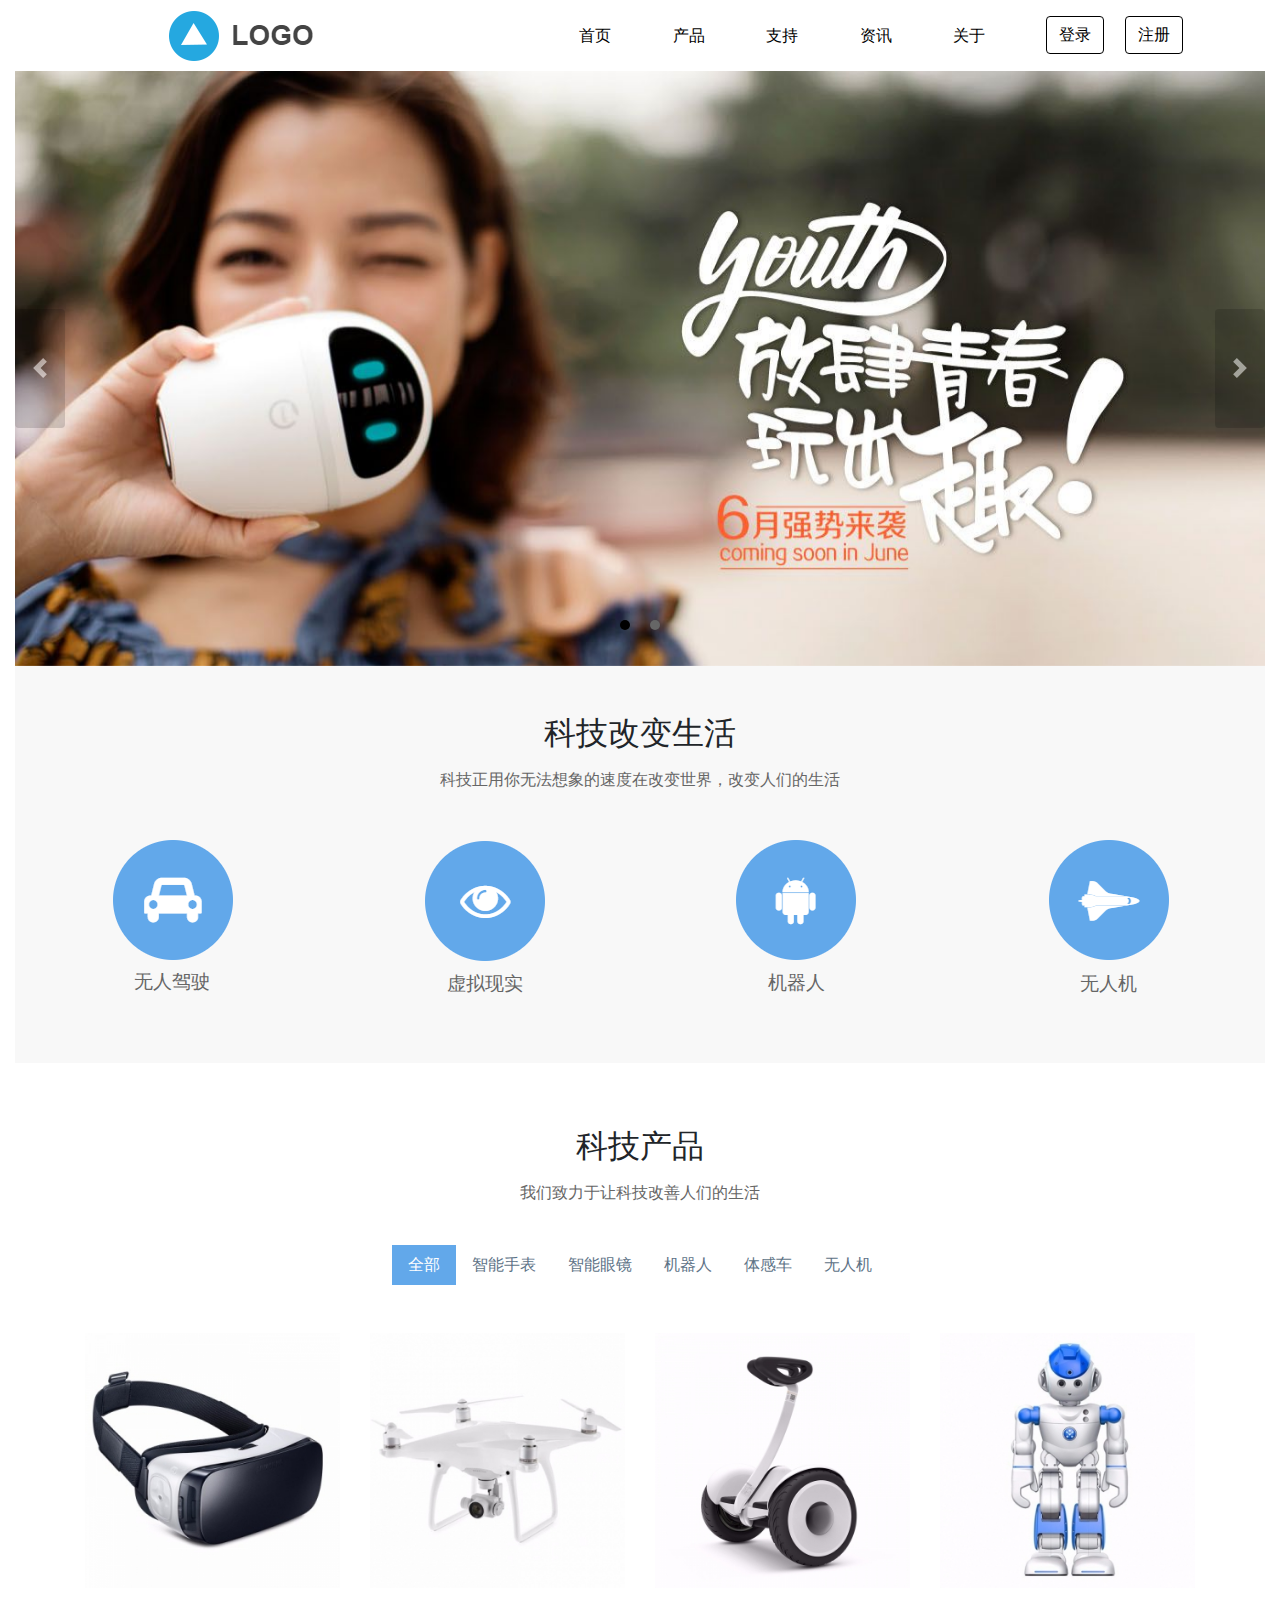
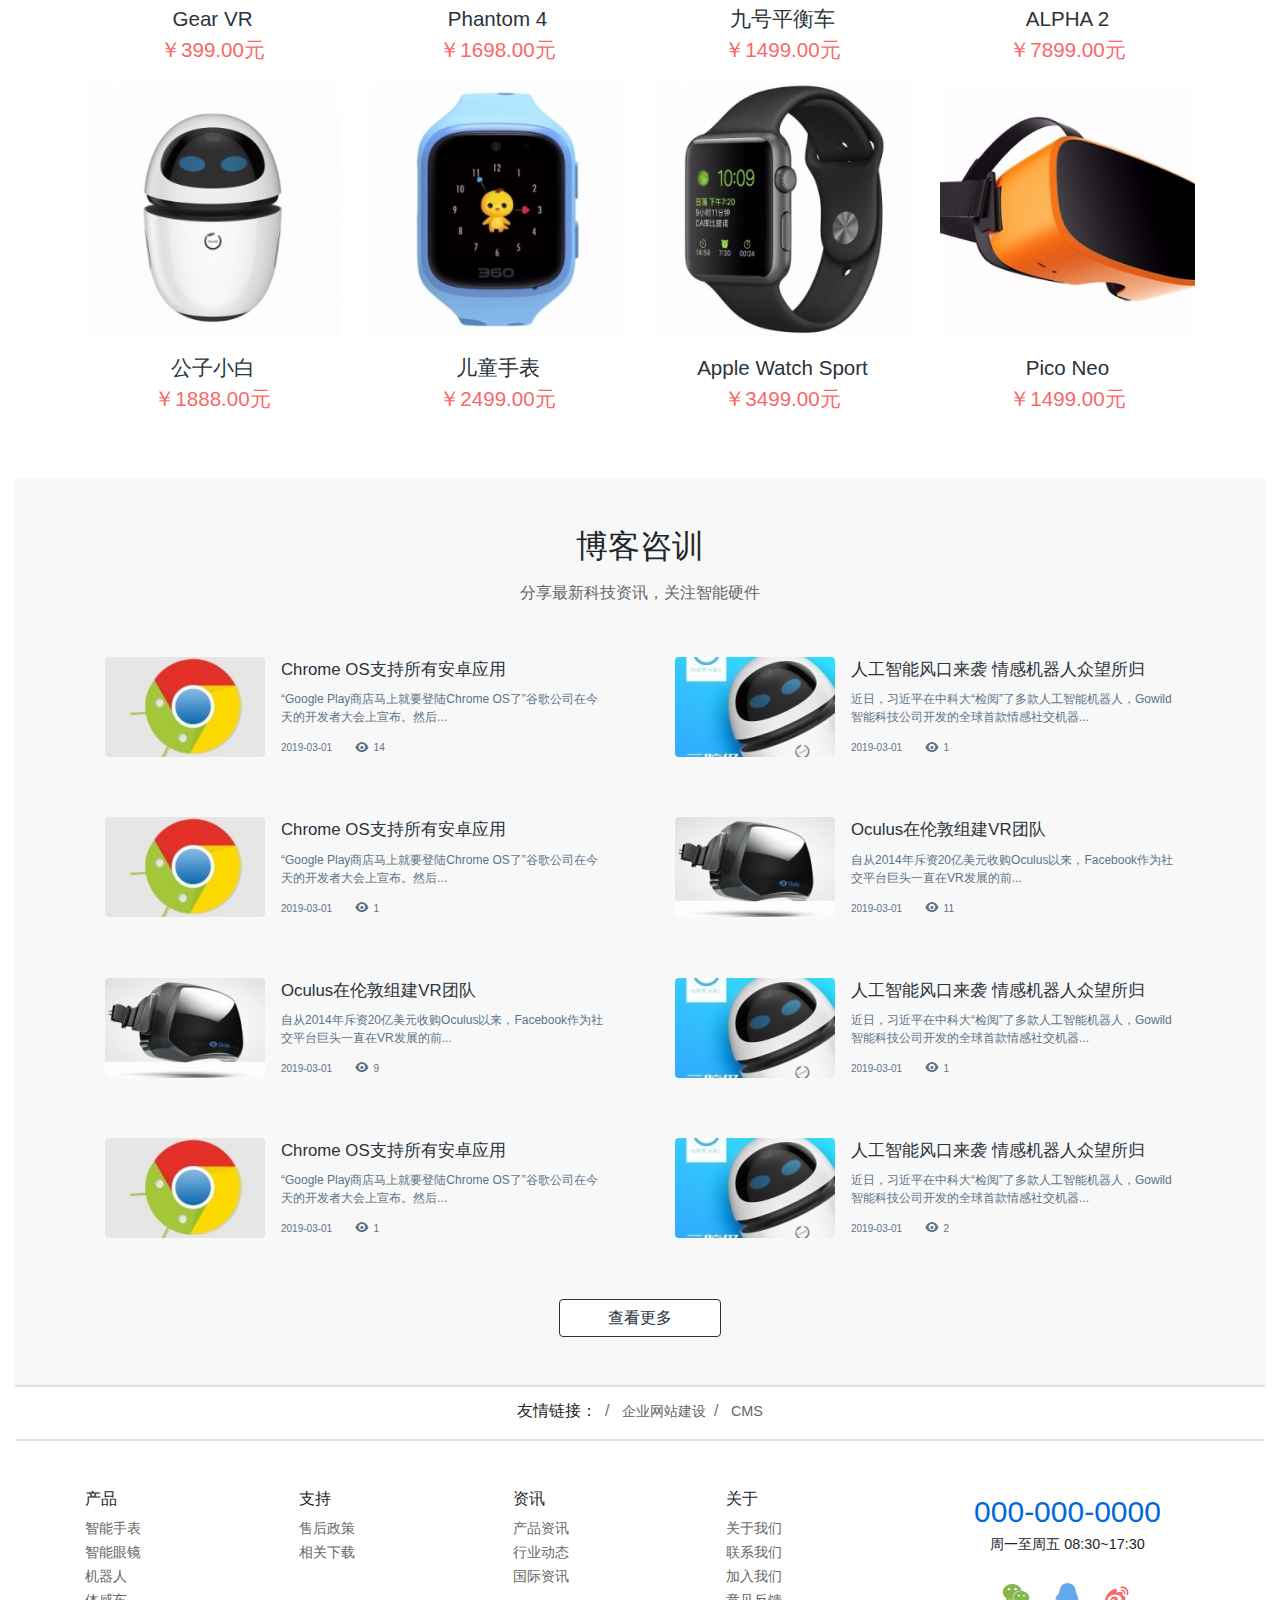
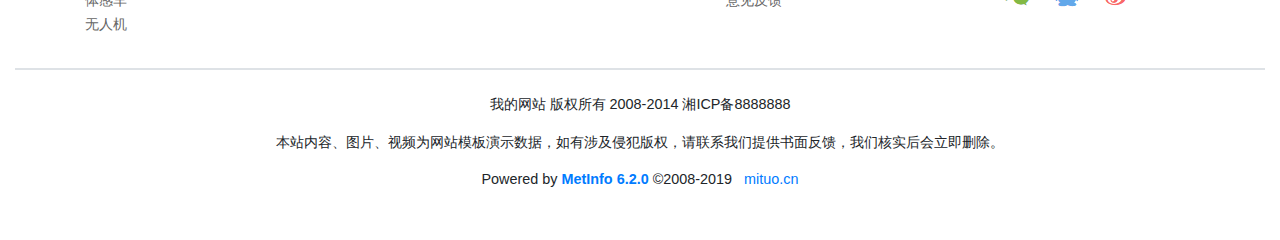
<file: pro/index.html>
<!DOCTYPE html>
<html>
<head lang="en">
    <meta charset="UTF-8">
    <meta name="viewport"
          content="width=device-width,initial-scale=1"/>
    <title></title>
    <link rel="stylesheet" href="../css/bootstrap.css">
    <script src="../js/jquery.min.js"></script>
    <script src="../js/popper.min.js"></script>
    <script src="../js/bootstrap.min.js"></script>
    <link rel="stylesheet" href="css/index.css"/>
    <link rel="stylesheet" href="css/comm.css"/>
</head>
<body>
<header>
    <iframe src="header.html" frameborder="0" scrolling="no" class="my_header"></iframe>
</header>
<div class="container-fluid">
    <div id="demo" class="carousel" data-ride="carousel">
        <div class="carousel-inner">
            <div class="carousel-item active">
                <img class="w-100" src="../picture/1515836717.jpg" alt=""/>
            </div>
            <div class="carousel-item logo-carousel">
                <img class="w-100" src="../picture/1515836974.jpg" alt=""/>
                <h4 class="logo-carousel-h" style="color:#fff;">Know You More</h4>
                <p class="logo-carousel-p" style="color:#fff;">懂你，总会多一点</p>
            </div>
        </div>
        <ul class="carousel-indicators">
            <li data-slide-to="0" data-target="#demo" class="active"></li>
            <li data-slide-to="1" data-target="#demo"></li>
        </ul>
        <a href="#demo" class="carousel-control-next" data-slide="next">
            <span class="carousel-control-next-icon"></span>
        </a>
        <a href="#demo"  data-slide="prev"
           class="carousel-control-prev">
            <span class="carousel-control-prev-icon"></span>
        </a>
    </div>
    <div class="my_bg_color">
        <h2 class="my_text_center pt-5">科技改变生活</h2>
        <p class="my_text_center_cl pt-2 pb-4">科技正用你无法想象的速度在改变世界，改变人们的生活</p>
        <ul class="list-unstyled d-flex justify-content-around pb-5">
            <li>
                <img src="../picture/002.png"/>
                <p class="my_text text-center my_small">无人驾驶</p>
            </li>
            <li>
                <img src="../picture/004.png"/>
                <p class="my_text text-center my_small">虚拟现实</p>
            </li>
            <li>
                <img src="../picture/003.png"/>
                <p class="my_text text-center my_small">机器人</p>
            </li>
            <li>
                <img src="../picture/001.png"/>
                <p class="my_text text-center my_small">无人机</p>
            </li>
        </ul>
    </div>
    <div class="my_bg_cl">
        <h2 class="my_text_center pt-5">科技产品</h2>
        <p class="my_text_center_cl pt-2 pb-4">我们致力于让科技改善人们的生活</p>
        <div class="container">
            <ul class="nav nav-pills justify-content-center pb-5">
                <li class="nav-item">
                    <a data-toggle="pill" class="nav-link active" href="#tab1">全部</a>
                </li>
                <li class="nav-item">
                    <a data-toggle="pill" class="nav-link" href="#tab2">智能手表</a>
                </li>
                <li class="nav-item">
                    <a data-toggle="pill" class="nav-link" href="#tab3">智能眼镜</a>
                </li>
                <li class="nav-item">
                    <a data-toggle="pill" class="nav-link" href="#tab4">机器人</a>
                </li>
                <li class="nav-item">
                    <a data-toggle="pill" class="nav-link" href="#tab5">体感车</a>
                </li>
                <li class="nav-item">
                    <a data-toggle="pill" class="nav-link" href="#tab6">无人机</a>
                </li>
            </ul>
            <div class="tab-content pb-5">
                <div id="tab1" class="tab-pane active">
                    <div class="row">
                        <div class="card col-lg-3 col-md-6 col-sm-12 border-0">
                            <a href="showproduct.html">
                                <img class="w-100" src="../picture/111.jpg" title="Gear VR" alt=""/>
                            </a>
                            <a href="showproduct.html" class="style_size pt-3">Gear VR</a>
                            <p class="style_int">￥399.00元</p>
                        </div>
                        <div class="card col-lg-3 col-md-6 col-sm-12 border-0">
                            <a href="showproduct.html">
                                <img class="w-100" src="../picture/112.jpg" title="Phantom 4" alt=""/>
                            </a>
                            <a href="showproduct.html" class="style_size pt-3">Phantom 4</a>
                            <p class="style_int">￥1698.00元</p>
                        </div>
                        <div class="card col-lg-3 col-md-6 col-sm-12 border-0">
                            <a href="showproduct.html">
                                <img class="w-100" src="../picture/113.jpg" title="九号平衡车" alt=""/>
                            </a>
                            <a href="showproduct.html" class="style_size pt-3">九号平衡车</a>
                            <p class="style_int">￥1499.00元</p>
                        </div>
                        <div class="card col-lg-3 col-md-6 col-sm-12 border-0">
                            <a href="showproduct.html">
                                <img class="w-100" src="../picture/114.jpg" title="ALPHA 2" alt=""/>
                            </a>
                            <a href="showproduct.html" class="style_size pt-3">ALPHA 2</a>
                            <p class="style_int">￥7899.00元</p>
                        </div>
                    </div>
                    <div class="row">
                        <div class="card col-lg-3 col-md-6 col-sm-12 border-0">
                            <a href="showproduct.html">
                                <img class="w-100" src="../picture/115.jpg" title="公子小白" alt=""/>
                            </a>
                            <a href="showproduct.html" class="style_size pt-3">公子小白</a>
                            <p class="style_int">￥1888.00元</p>
                        </div>
                        <div class="card col-lg-3 col-md-6 col-sm-12 border-0">
                            <a href="showproduct.html">
                                <img class="w-100" src="../picture/116.jpg" title="儿童手表" alt=""/>
                            </a>
                            <a href="showproduct.html" class="style_size pt-3">儿童手表</a>
                            <p class="style_int">￥2499.00元</p>
                        </div>
                        <div class="card col-lg-3 col-md-6 col-sm-12 border-0">
                            <a href="showproduct.html">
                                <img class="w-100" src="../picture/117.jpg" title="Apple WAtch Sport" alt=""/>
                            </a>
                            <a href="showproduct.html" class="style_size pt-3">Apple Watch Sport</a>
                            <p class="style_int">￥3499.00元</p>
                        </div>
                        <div class="card col-lg-3 col-md-6 col-sm-12 border-0">
                            <a href="showproduct.html">
                                <img class="w-100" src="../picture/118.jpg" title="PIco Neo" alt=""/>
                            </a>
                            <a href="showproduct.html" class="style_size pt-3">Pico Neo</a>
                            <p class="style_int">￥1499.00元</p>
                        </div>
                    </div>
                </div>
                <div id="tab2" class="tab-pane">
                    <div class="row">
                        <div class="card col-lg-3 col-md-6 col-sm-12 border-0">
                            <a href="showproduct.html">
                                <img class="w-100" src="../picture/116.jpg" title="儿童手表" alt=""/>
                            </a>
                            <a href="showproduct.html" class="style_size pt-3">儿童手表</a>
                            <p class="style_int">￥2499.00元</p>
                        </div>
                        <div class="card col-lg-3 col-md-6 col-sm-12 border-0">
                            <a href="showproduct.html">
                                <img class="w-100" src="../picture/117.jpg" title="Apple Watch Sport" alt=""/>
                            </a>
                            <a href="showproduct.html" class="style_size pt-3">Apple Watch Sport</a>
                            <p class="style_int">￥3499.00元</p>
                        </div>
                        <div class="card col-lg-3 col-md-6 col-sm-12 border-0">
                            <a href="showproduct.html">
                                <img class="w-100" src="../picture/111.jpg" title="Gear VR" alt=""/>
                            </a>
                            <a href="showproduct.html" class="style_size pt-3">Gear VR</a>
                            <p class="style_int">￥399.00元</p>
                        </div>
                        <div class="card col-lg-3 col-md-6 col-sm-12 border-0">
                            <a href="showproduct.html">
                                <img class="w-100" src="../picture/113.jpg" title="九号平衡车" alt=""/>
                            </a>
                            <a href="showproduct.html" class="style_size pt-3">九号平衡车</a>
                            <p class="style_int">￥1499.00元</p>
                        </div>
                    </div>
                    <div class="row justify-content-center">
                        <div class="card col-lg-3 col-md-6 col-sm-12 border-0">
                            <a href="showproduct.html">
                                <img class="w-100" src="../picture/112.jpg" title="Phantom 4" alt=""/>
                            </a>
                            <a href="showproduct.html" class="style_size pt-3">Phantom 4</a>
                            <p class="style_int">￥1698.00元</p>
                        </div>
                        <div class="card col-lg-3 col-md-6 col-sm-12 border-0">
                            <a href="showproduct.html">
                                <img class="w-100" src="../picture/118.jpg" title="Pico Neo" alt=""/>
                            </a>
                            <a href="showproduct.html" class="style_size pt-3">Pico Neo</a>
                            <p class="style_int">￥1499.00元</p>
                        </div>
                    </div>
                </div>
                <div id="tab3" class="tab-pane">
                    <div class="row">
                        <div class="card col-lg-3 col-md-6 col-sm-12 border-0">
                            <a href="showproduct.html">
                                <img class="w-100" src="../picture/116.jpg" title="儿童手表" alt=""/>
                            </a>
                            <a href="showproduct.html" class="style_size pt-3">儿童手表</a>
                            <p class="style_int">￥2499.00元</p>
                        </div>
                        <div class="card col-lg-3 col-md-6 col-sm-12 border-0">
                            <a href="showproduct.html">
                                <img class="w-100" src="../picture/117.jpg" title="Apple Watch Sport" alt=""/>
                            </a>
                            <a href="showproduct.html" class="style_size pt-3">Apple Watch Sport</a>
                            <p class="style_int">￥3499.00元</p>
                        </div>
                        <div class="card col-lg-3 col-md-6 col-sm-12 border-0">
                            <a href="showproduct.html">
                                <img class="w-100" src="../picture/118.jpg" title="Pico Neo" alt=""/>
                            </a>
                            <a href="showproduct.html" class="style_size pt-3">Pico Neo</a>
                            <p class="style_int">￥1499.00元</p>
                        </div>
                        <div class="card col-lg-3 col-md-6 col-sm-12 border-0">
                            <a href="showproduct.html">
                                <img class="w-100" src="../picture/111.jpg" title="Gear VR" alt=""/>
                            </a>
                            <a href="showproduct.html" class="style_size pt-3">Gear VR</a>
                            <p class="style_int">￥399.00元</p>
                        </div>
                    </div>
                </div>
                <div id="tab4" class="tab-pane">
                    <div class="row">
                        <div class="card col-lg-3 col-md-6 col-sm-12 border-0">
                        <a href="showproduct.html">
                            <img class="w-100" src="../picture/114.jpg" title="ALPHA 2" alt=""/>
                        </a>
                        <a href="showproduct.html" class="style_size pt-3">ALPHA 2</a>
                        <p class="style_int">￥7899.00元</p>
                    </div>
                        <div class="card col-lg-3 col-md-6 col-sm-12 border-0">
                            <a href="showproduct.html">
                                <img class="w-100" src="../picture/115.jpg" title="公子小白" alt=""/>
                            </a>
                            <a href="showproduct.html" class="style_size pt-3">公子小白</a>
                            <p class="style_int">￥1888.00元</p>
                        </div>
                        <div class="card col-lg-3 col-md-6 col-sm-12 border-0">
                            <a href="showproduct.html">
                                <img class="w-100" src="../picture/113.jpg" title="九号平衡车" alt=""/>
                            </a>
                            <a href="showproduct.html" class="style_size pt-3">九号平衡车</a>
                            <p class="style_int">￥1499.00元</p>
                        </div>
                        <div class="card col-lg-3 col-md-6 col-sm-12 border-0">
                            <a href="showproduct.html">
                                <img class="w-100" src="../picture/112.jpg" title="Phantom 4" alt=""/>
                            </a>
                            <a href="showproduct.html" class="style_size pt-3">Phantom 4</a>
                            <p class="style_int">￥1698.00元</p>
                        </div>
                    </div>
                    <div class="row justify-content-center">
                        <div class="card col-lg-3 col-md-6 col-sm-12 border-0">
                            <a href="showproduct.html">
                                <img class="w-100" src="../picture/115.jpg" title="公子小白" alt=""/>
                            </a>
                            <a href="showproduct.html" class="style_size pt-3">公子小白</a>
                            <p class="style_int">￥1888.00元</p>
                        </div>
                    </div>
                </div>
                <div id="tab5" class="tab-pane">
                    <div class="row justify-content-center">
                        <div class="card col-lg-3 col-md-6 col-sm-12 border-0">
                            <a href="showproduct.html">
                                <img class="w-100" src="../picture/113.jpg" title="九号平衡车" alt=""/>
                            </a>
                            <a href="showproduct.html" class="style_size pt-3">九号平衡车</a>
                            <p class="style_int">￥1499.00元</p>
                        </div>
                        <div class="card col-lg-3 col-md-6 col-sm-12 border-0">
                            <a href="showproduct.html">
                                <img class="w-100" src="../picture/112.jpg" title="Phantom 4" alt=""/>
                            </a>
                            <a href="showproduct.html" class="style_size pt-3">Phantom 4</a>
                            <p class="style_int">￥1698.00元</p>
                        </div>
                    </div>
                </div>
                <div id="tab6" class="tab-pane">
                    <div class="row justify-content-center">
                        <div class="card col-lg-3 col-md-6 col-sm-12 border-0">
                            <a href="showproduct.html">
                                <img class="w-100" src="../picture/111.jpg" title="Gear VR" alt=""/>
                            </a>
                            <a href="showproduct.html" class="style_size pt-3">Gear VR</a>
                            <p class="style_int">￥399.00元</p>
                        </div>
                        <div class="card col-lg-3 col-md-6 col-sm-12 border-0">
                            <a href="showproduct.html">
                                <img class="w-100" src="../picture/112.jpg" title="Phantom 4" alt=""/>
                            </a>
                            <a href="showproduct.html" class="style_size pt-3">Phantom 4</a>
                            <p class="style_int">￥1698.00元</p>
                        </div>
                    </div>
                </div>
            </div>
        </div>
    </div>
    <div class="my_bg_color">
        <h2 class="my_text_center pt-5">博客咨训</h2>
        <p class="my_text_center_cl pt-2 pb-4 mb-0">分享最新科技资讯，关注智能硬件</p>
        <div class="container">
            <div class="row">
                <div class="col-md-6 col-sm-12 pt-3 pb-5">
                    <ul class="list-group">
                        <li class="list-group-item">
                            <div class="media">
                                <a href="information.html">
                                    <img class="mr-3 rounded" src="../picture/301.jpg"/>
                                </a>
                                <div class="media-body">
                                    <a href="information.html" class="my_font">Chrome OS支持所有安卓应用</a>
                                    <p class="my_size pt-2 mb-2">“Google Play商店马上就要登陆Chrome OS了”谷歌公司在今天的开发者大会上宣布。然后...</p>
                                    <span class="my_fontsize">2019-03-01</span>
                                    <span class="my_fontsize">
                                        <img class="pb-1 pl-3 pr-1" src="../picture/000.png" alt=""/>14
                                    </span>
                                </div>
                            </div>
                        </li>
                        <li class="list-group-item pt-5">
                            <div class="media">
                                <a href="information.html">
                                    <img class="mr-3 rounded" src="../picture/301.jpg"/>
                                </a>
                                <div class="media-body">
                                    <a href="information.html" class="my_font">Chrome OS支持所有安卓应用</a>
                                    <p class="my_size pt-2 mb-2">“Google Play商店马上就要登陆Chrome OS了”谷歌公司在今天的开发者大会上宣布。然后...</p>
                                    <span class="my_fontsize">2019-03-01</span>
                                    <span class="my_fontsize">
                                        <img class="pb-1 pl-3 pr-1" src="../picture/000.png" alt=""/>1
                                    </span>
                                </div>
                            </div>
                        </li>
                        <li class="list-group-item pt-5">
                            <div class="media">
                                <a href="information.html">
                                    <img class="mr-3 rounded" src="../picture/303.jpg"/>
                                </a>
                                <div class="media-body">
                                    <a href="information.html" class="my_font">Oculus在伦敦组建VR团队</a>
                                    <p class="my_size pt-2 mb-2">自从2014年斥资20亿美元收购Oculus以来，Facebook作为社交平台巨头一直在VR发展的前...</p>
                                    <span class="my_fontsize">2019-03-01</span>
                                    <span class="my_fontsize">
                                        <img class="pb-1 pl-3 pr-1" src="../picture/000.png" alt=""/>9
                                    </span>
                                </div>
                            </div>
                        </li>
                        <li class="list-group-item pt-5">
                            <div class="media">
                                <a href="information.html">
                                    <img class="mr-3 rounded" src="../picture/301.jpg"/>
                                </a>
                                <div class="media-body">
                                    <a href="information.html" class="my_font">Chrome OS支持所有安卓应用</a>
                                    <p class="my_size pt-2 mb-2">“Google Play商店马上就要登陆Chrome OS了”谷歌公司在今天的开发者大会上宣布。然后...</p>
                                    <span class="my_fontsize">2019-03-01</span>
                                    <span class="my_fontsize">
                                        <img class="pb-1 pl-3 pr-1" src="../picture/000.png" alt=""/>1
                                    </span>
                                </div>

                            </div>
                        </li>
                    </ul>
                </div>
                <div class="col-md-6 col-sm-12 pt-3 pb-5">
                    <ul class="list-group">
                        <li class="list-group-item">
                            <div class="media">
                                <a href="information.html">
                                    <img class="mr-3 rounded" src="../picture/302.jpg"/>
                                </a>
                                <div class="media-body">
                                    <a href="information.html" class="my_font">
                                        人工智能风口来袭 情感机器人众望所归</a>
                                    <p class="my_size pt-2 mb-2">近日，习近平在中科大“检阅”了多款人工智能机器人，Gowild智能科技公司开发的全球首款情感社交机器...</p>
                                    <span class="my_fontsize">2019-03-01</span>
                                    <span class="my_fontsize">
                                        <img class="pb-1 pl-3 pr-1" src="../picture/000.png" alt=""/>1
                                    </span>
                                </div>
                            </div>
                        </li>
                        <li class="list-group-item pt-5">
                            <div class="media">
                                <a href="information.html">
                                    <img class="mr-3 rounded" src="../picture/303.jpg"/>
                                </a>
                                <div class="media-body">
                                    <a href="information.html" class="my_font">Oculus在伦敦组建VR团队</a>
                                    <p class="my_size pt-2 mb-2">自从2014年斥资20亿美元收购Oculus以来，Facebook作为社交平台巨头一直在VR发展的前...</p>
                                    <span class="my_fontsize">2019-03-01</span>
                                    <span class="my_fontsize">
                                        <img class="pb-1 pl-3 pr-1" src="../picture/000.png" alt=""/>11
                                    </span>
                                </div>
                            </div>
                        </li>
                        <li class="list-group-item pt-5">
                            <div class="media">
                                <a href="information.html">
                                    <img class="mr-3 rounded" src="../picture/302.jpg"/>
                                </a>
                                <div class="media-body">
                                    <a href="information.html" class="my_font">
                                        人工智能风口来袭 情感机器人众望所归</a>
                                    <p class="my_size pt-2 mb-2">近日，习近平在中科大“检阅”了多款人工智能机器人，Gowild智能科技公司开发的全球首款情感社交机器...</p>
                                    <span class="my_fontsize">2019-03-01</span>
                                    <span class="my_fontsize">
                                        <img class="pb-1 pl-3 pr-1" src="../picture/000.png" alt=""/>1
                                    </span>
                                </div>
                            </div>
                        </li>
                        <li class="list-group-item pt-5">
                            <div class="media">
                                <a href="information.html">
                                    <img class="mr-3 rounded" src="../picture/302.jpg"/>
                                </a>
                                <div class="media-body">
                                    <a href="information.html" class="my_font">
                                        人工智能风口来袭 情感机器人众望所归</a>
                                    <p class="my_size pt-2 mb-2">近日，习近平在中科大“检阅”了多款人工智能机器人，Gowild智能科技公司开发的全球首款情感社交机器...</p>
                                    <span class="my_fontsize">2019-03-01</span>
                                    <span class="my_fontsize">
                                        <img class="pb-1 pl-3 pr-1" src="../picture/000.png" alt=""/>2
                                    </span>
                                </div>
                            </div>
                        </li>
                    </ul>
                </div>
            </div>
            <div class="my_a">
                <a href="information.html" class="btn btn-primary mb-5 pl-5 pr-5">查看更多</a>
            </div>
        </div>
    </div>
</div>
<footer>
    <iframe src="footer.html" frameborder="0" scrolling="no" class="my_footer"></iframe>
</footer>
</body>
</html>
</file>
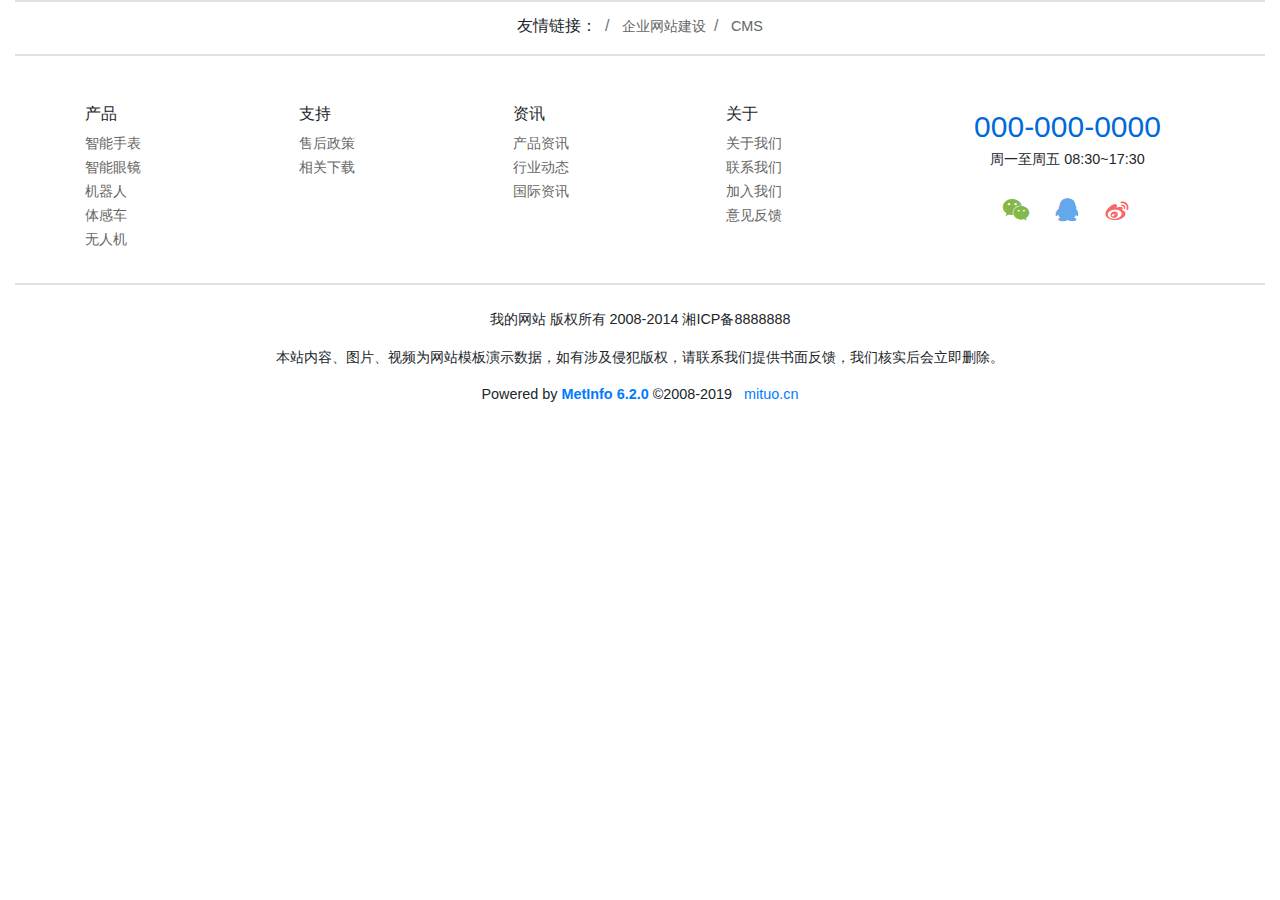
<file: pro/footer.html>
<!DOCTYPE html>
<html>
<head lang="en">
    <meta charset="UTF-8">
    <meta name="viewport"
          content="width=device-width,initial-scale=1"/>
    <title></title>
    <link rel="stylesheet" href="../css/bootstrap.css">
    <script src="../js/jquery.min.js"></script>
    <script src="../js/popper.min.js"></script>
    <script src="../js/bootstrap.min.js"></script>
    <link rel="stylesheet" href="css/footer.css"/>
    <link rel="stylesheet" href="css/comm.css"/>
</head>
<body>
    <div class="container-fluid">
        <div class="border-bottom"></div>
        <div class="row">
            <div class="my_mianbao pt-0">
                <ul class="breadcrumb pb-0">
                    <li class="breadcrumb-item">友情链接：</li>
                    <li class="breadcrumb-item">
                        <a href="index.html" class="my_text" target="_blank">企业网站建设</a>
                    </li>
                    <li class="breadcrumb-item">
                        <a href="index.html" class="my_text" target="_blank">CMS</a>
                    </li>
                </ul>
            </div>
        </div>
        <div class="border-bottom"></div>
        <div class="container pt-5 pb-3">
            <div class="row">
                <div class="col-lg-9 col-md-12">
                    <div class="row">
                        <div class="col-3">
                            <h6>产品</h6>
                            <ul class="list-unstyled">
                                <li>
                                    <a class="my_text" href="product.html" target="_blank">智能手表</a>
                                </li>
                                <li>
                                    <a class="my_text" href="product.html" target="_blank">智能眼镜</a>
                                </li>
                                <li>
                                    <a class="my_text" href="product.html" target="_blank">机器人</a>
                                </li>
                                <li>
                                    <a class="my_text" href="product.html" target="_blank">体感车</a>
                                </li>
                                <li>
                                    <a class="my_text" href="product.html" target="_blank">无人机</a>
                                </li>
                            </ul>
                        </div>
                        <div class="col-3">
                            <h6>支持</h6>
                            <ul class="list-unstyled">
                                <li>
                                    <a class="my_text" href="support.html" target="_blank">售后政策</a>
                                </li>
                                <li>
                                    <a class="my_text" href="support.html" target="_blank">相关下载</a>
                                </li>
                            </ul>
                        </div>
                        <div class="col-3">
                            <h6>资讯</h6>
                            <ul class="list-unstyled">
                                <li>
                                    <a class="my_text" href="information.html" target="_blank">产品资讯</a>
                                </li>
                                <li>
                                    <a class="my_text" href="information.html" target="_blank">行业动态</a>
                                </li>
                                <li>
                                    <a class="my_text" href="information.html" target="_blank">国际资讯</a>
                                </li>
                            </ul>
                        </div>
                        <div class="col-3">
                            <h6>关于</h6>
                            <ul class="list-unstyled">
                                <li>
                                    <a class="my_text" href="regard.html" target="_blank">关于我们</a>
                                </li>
                                <li>
                                    <a class="my_text" href="regard.html" target="_blank">联系我们</a>
                                </li>
                                <li>
                                    <a class="my_text" href="regard.html" target="_blank">加入我们</a>
                                </li>
                                <li>
                                    <a class="my_text" href="regard.html" target="_blank">意见反馈</a>
                                </li>
                            </ul>
                        </div>
                    </div>
                </div>
                <div class="col-lg-3 col-md-12 my_text_center">
                    <a href="index.html" target="_blank" class="my_font_size">000-000-0000</a>
                    <p class="my_text_p mt-0 mb-3">周一至周五 08:30~17:30</p>
                    <a href="index.html" target="_blank"><img class="p-2" src="../picture/100.png" alt=""/></a>
                    <a href="index.html" target="_blank"><img class="p-2" src="../picture/200.png" alt=""/></a>
                    <a href="index.html" target="_blank"><img class="p-2" src="../picture/300.png" alt=""/></a>
                </div>
            </div>
        </div>
        <div class="border-bottom"></div>
        <div class="container text-xs-center my_text_p pt-4">
            <p class="pb-0">我的网站 版权所有 2008-2014 湘ICP备8888888</p>
            <p class="pb-0">本站内容、图片、视频为网站模板演示数据，如有涉及侵犯版权，请联系我们提供书面反馈，我们核实后会立即删除。</p>
            <div class="powered_by_metinfo">Powered by
                <b><a href="index.html" class="my_text_a" target="_blank">MetInfo 6.2.0</a></b>
                ©2008-2019 &nbsp;
                <a href="index.html" class="my_text_a" target="_blank">mituo.cn</a>
            </div>
            <ul class="met-langlist p-0"></ul>
        </div>
    </div>
</body>
</html>
</file>
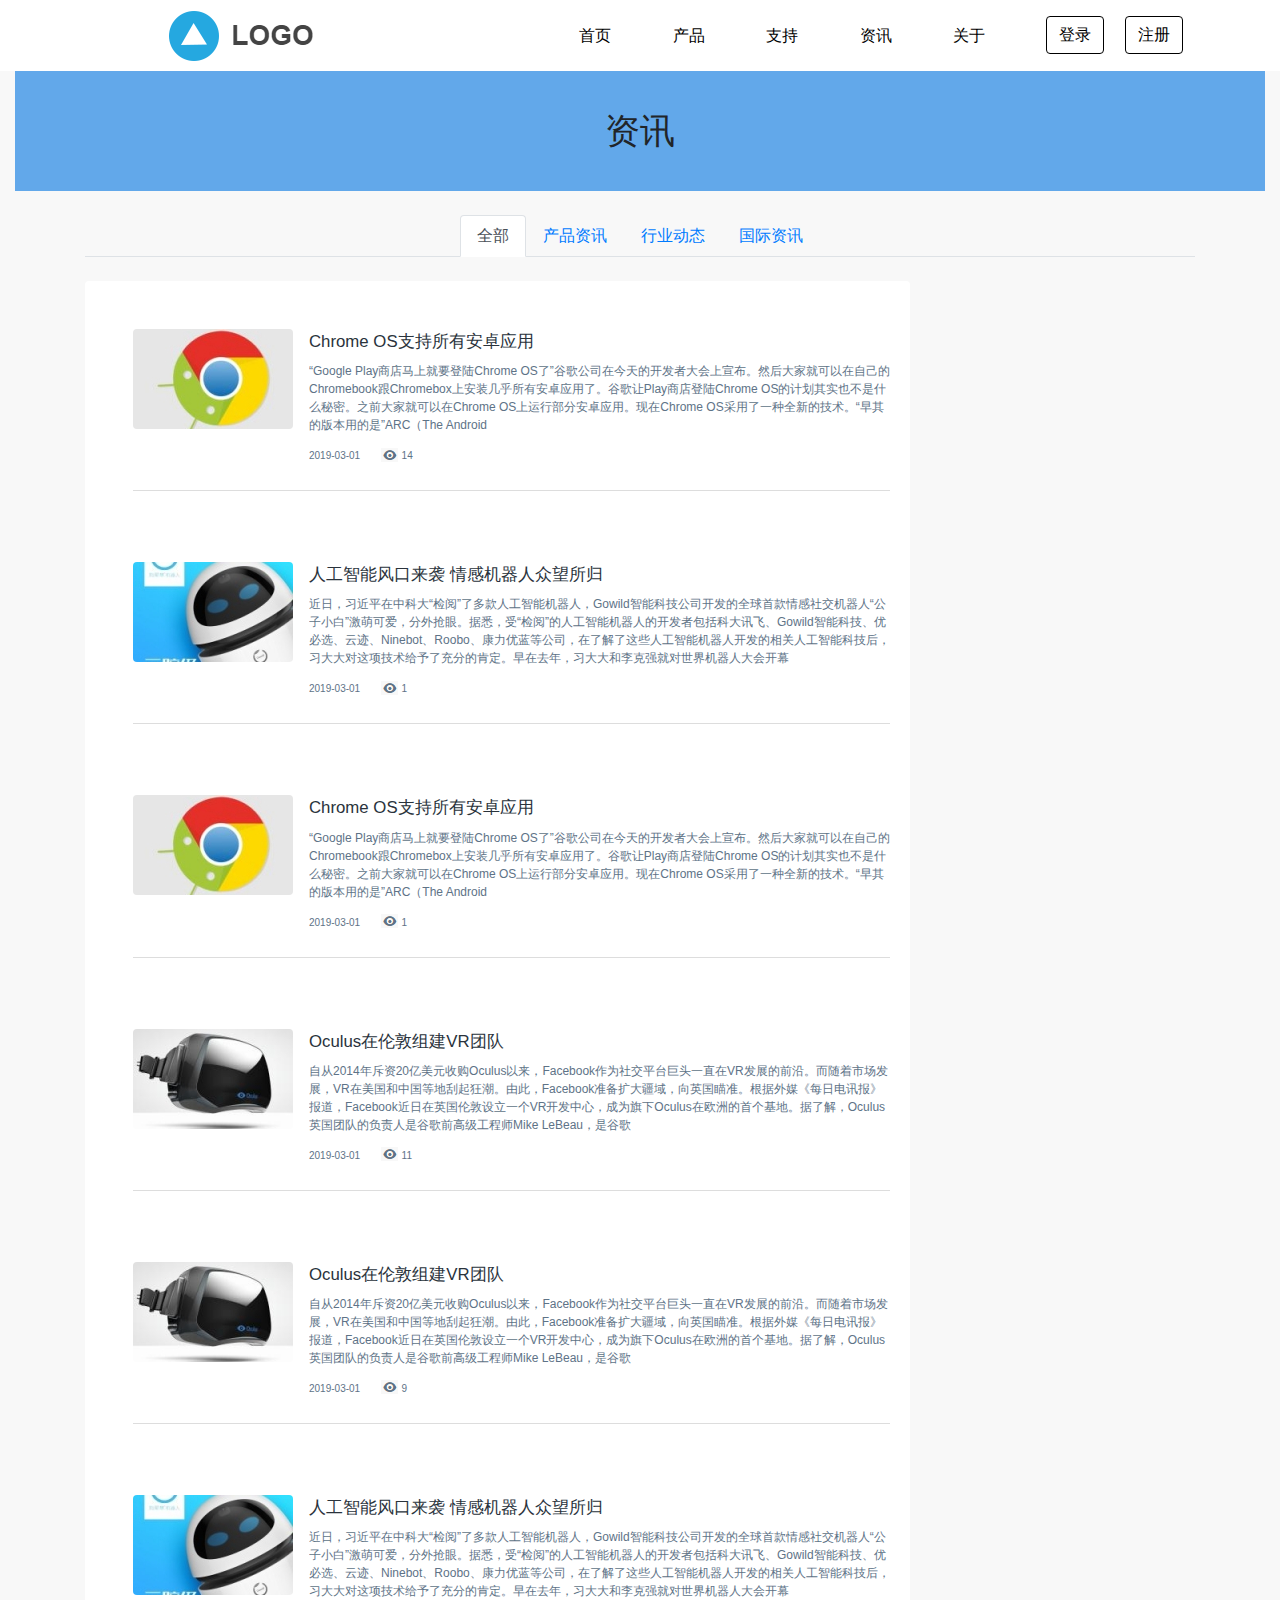
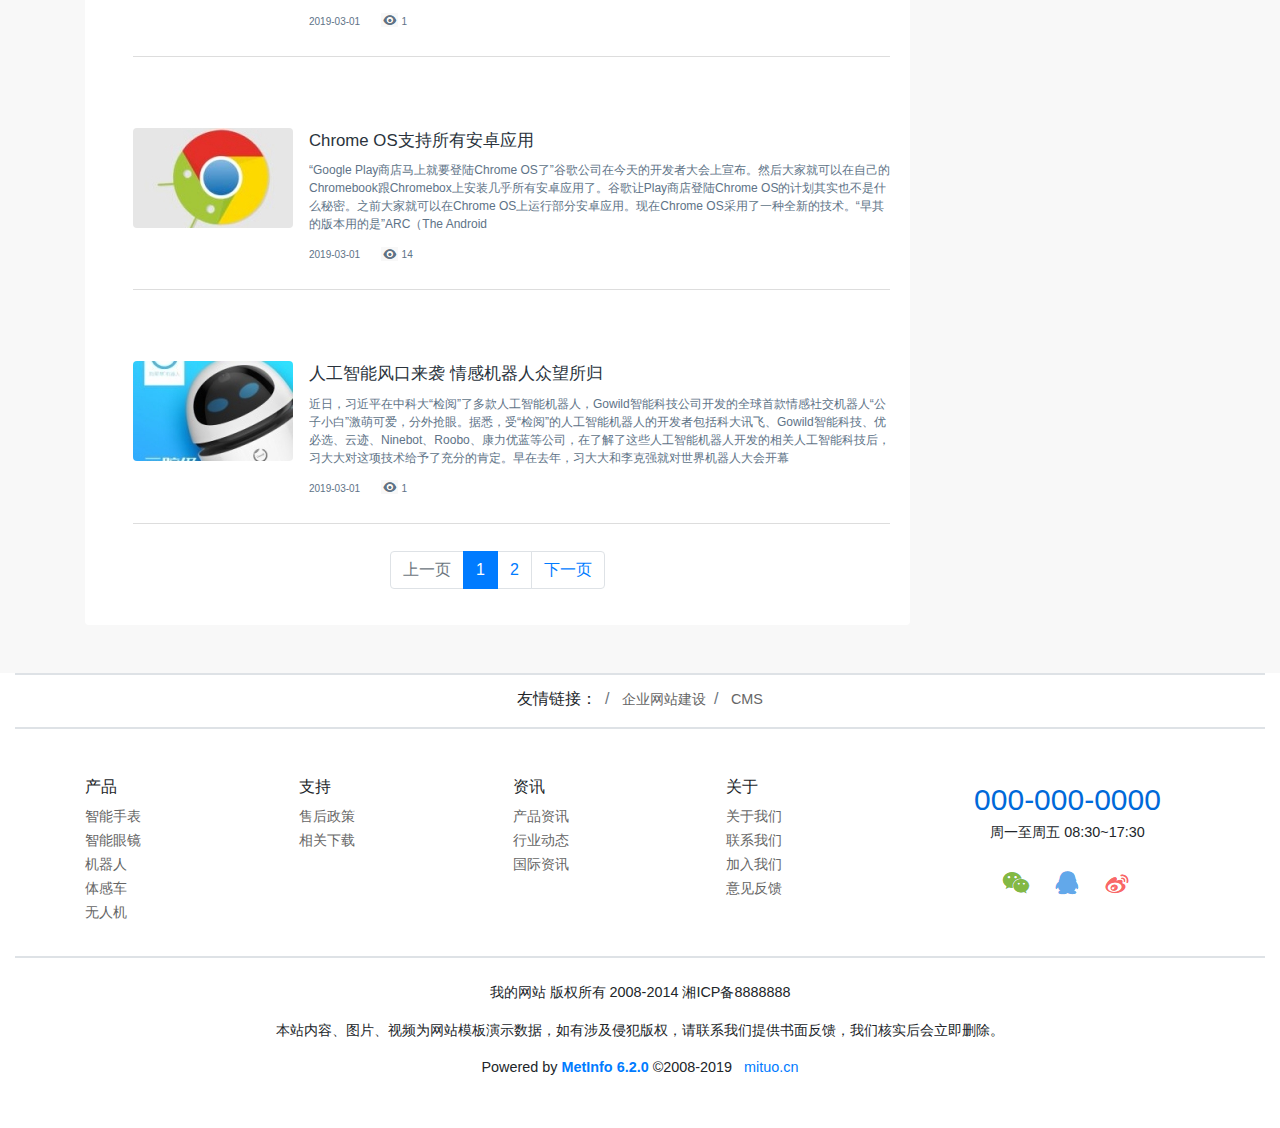
<file: pro/information.html>
<!DOCTYPE html>
<html>
<head lang="en">
    <meta charset="UTF-8">
    <meta name="viewport"
          content="width=device-width,initial-scale=1"/>
    <title></title>
    <link rel="stylesheet" href="../css/bootstrap.css">
    <script src="../js/jquery.min.js"></script>
    <script src="../js/popper.min.js"></script>
    <script src="../js/bootstrap.min.js"></script>
    <link rel="stylesheet" href="css/comm.css"/>
    <link rel="stylesheet" href="css/information.css"/>
</head>
<body>
    <header>
        <iframe src="header.html" frameborder="0" scrolling="no" class="my_header"></iframe>
    </header>
    <div class="container-fluid  my_backcolor">
        <div class="my_style">
            <h1 class="my_style_center">资讯</h1>
        </div>
        <div class="container">
            <ul class="nav nav-tabs pt-4 justify-content-center">
                <li class="nav-item">
                    <a href="#tab1" class="nav-link active" data-toggle="tab">全部</a>
                </li>
                <li class="nav-item">
                    <a href="#tab2" class="nav-link" data-toggle="tab">产品资讯</a>
                </li>
                <li class="nav-item">
                    <a href="#tab3" class="nav-link" data-toggle="tab">行业动态</a>
                </li>
                <li class="nav-item">
                    <a href="#tab4" class="nav-link" data-toggle="tab">国际资讯</a>
                </li>
            </ul>
            <div class="tab-content pt-4 pb-5">
                <div id="tab1" class="tab-pane active">
                    <div class="row">
                        <div class="col-md-9 col-sm-12">
                            <ul class="list-group">
                                <li class="list-group-item pt-5 pl-5 pb-4">
                                    <div class="media">
                                        <a href="shownews.html">
                                            <img class="mr-3 rounded" src="../picture/301.jpg"/>
                                        </a>
                                        <div class="media-body pb-4">
                                            <a href="shownews.html" class="my_font">Chrome OS支持所有安卓应用</a>
                                            <p class="my_size pt-2 mb-2">“Google Play商店马上就要登陆Chrome OS了”谷歌公司在今天的开发者大会上宣布。然后大家就可以在自己的Chromebook跟Chromebox上安装几乎所有安卓应用了。谷歌让Play商店登陆Chrome OS的计划其实也不是什么秘密。之前大家就可以在Chrome OS上运行部分安卓应用。现在Chrome OS采用了一种全新的技术。“早其的版本用的是”ARC（The Android</p>
                                            <span class="my_fontsize">2019-03-01</span>
                                            <span class="my_fontsize">
                                            <img class="pb-1 pl-3 pr-1" src="../picture/000.png" alt=""/>14
                                            </span>
                                        </div>
                                    </div>
                                </li>
                                <li class="list-group-item pt-5 pl-5 pb-4">
                                    <div class="media">
                                        <a href="shownews.html">
                                            <img class="mr-3 rounded" src="../picture/302.jpg"/>
                                        </a>
                                        <div class="media-body pb-4">
                                            <a href="shownews.html" class="my_font">人工智能风口来袭 情感机器人众望所归
                                            </a>
                                            <p class="my_size pt-2 mb-2">近日，习近平在中科大“检阅”了多款人工智能机器人，Gowild智能科技公司开发的全球首款情感社交机器人“公子小白”激萌可爱，分外抢眼。据悉，受“检阅”的人工智能机器人的开发者包括科大讯飞、Gowild智能科技、优必选、云迹、Ninebot、Roobo、康力优蓝等公司，在了解了这些人工智能机器人开发的相关人工智能科技后，习大大对这项技术给予了充分的肯定。早在去年，习大大和李克强就对世界机器人大会开幕</p>
                                            <span class="my_fontsize">2019-03-01</span>
                                            <span class="my_fontsize">
                                            <img class="pb-1 pl-3 pr-1" src="../picture/000.png" alt=""/>1
                                            </span>
                                        </div>
                                    </div>
                                </li>
                                <li class="list-group-item pt-5 pl-5 pb-4">
                                    <div class="media">
                                        <a href="shownews.html">
                                            <img class="mr-3 rounded" src="../picture/301.jpg"/>
                                        </a>
                                        <div class="media-body pb-4">
                                            <a href="shownews.html" class="my_font">Chrome OS支持所有安卓应用</a>
                                            <p class="my_size pt-2 mb-2">“Google Play商店马上就要登陆Chrome OS了”谷歌公司在今天的开发者大会上宣布。然后大家就可以在自己的Chromebook跟Chromebox上安装几乎所有安卓应用了。谷歌让Play商店登陆Chrome OS的计划其实也不是什么秘密。之前大家就可以在Chrome OS上运行部分安卓应用。现在Chrome OS采用了一种全新的技术。“早其的版本用的是”ARC（The Android</p>
                                            <span class="my_fontsize">2019-03-01</span>
                                            <span class="my_fontsize">
                                            <img class="pb-1 pl-3 pr-1" src="../picture/000.png" alt=""/>1
                                            </span>
                                        </div>
                                    </div>
                                </li>
                                <li class="list-group-item pt-5 pl-5 pb-4">
                                    <div class="media">
                                        <a href="shownews.html">
                                            <img class="mr-3 rounded" src="../picture/303.jpg"/>
                                        </a>
                                        <div class="media-body pb-4">
                                            <a href="shownews.html" class="my_font">
                                                Oculus在伦敦组建VR团队</a>
                                            <p class="my_size pt-2 mb-2">自从2014年斥资20亿美元收购Oculus以来，Facebook作为社交平台巨头一直在VR发展的前沿。而随着市场发展，VR在美国和中国等地刮起狂潮。由此，Facebook准备扩大疆域，向英国瞄准。根据外媒《每日电讯报》报道，Facebook近日在英国伦敦设立一个VR开发中心，成为旗下Oculus在欧洲的首个基地。据了解，Oculus英国团队的负责人是谷歌前高级工程师Mike LeBeau，是谷歌</p>
                                            <span class="my_fontsize">2019-03-01</span>
                                            <span class="my_fontsize">
                                            <img class="pb-1 pl-3 pr-1" src="../picture/000.png" alt=""/>11
                                            </span>
                                        </div>
                                    </div>
                                </li>
                                <li class="list-group-item pt-5 pl-5 pb-4">
                                    <div class="media">
                                        <a href="shownews.html">
                                            <img class="mr-3 rounded" src="../picture/303.jpg"/>
                                        </a>
                                        <div class="media-body pb-4">
                                            <a href="shownews.html" class="my_font">
                                                Oculus在伦敦组建VR团队</a>
                                            <p class="my_size pt-2 mb-2">自从2014年斥资20亿美元收购Oculus以来，Facebook作为社交平台巨头一直在VR发展的前沿。而随着市场发展，VR在美国和中国等地刮起狂潮。由此，Facebook准备扩大疆域，向英国瞄准。根据外媒《每日电讯报》报道，Facebook近日在英国伦敦设立一个VR开发中心，成为旗下Oculus在欧洲的首个基地。据了解，Oculus英国团队的负责人是谷歌前高级工程师Mike LeBeau，是谷歌</p>
                                            <span class="my_fontsize">2019-03-01</span>
                                            <span class="my_fontsize">
                                            <img class="pb-1 pl-3 pr-1" src="../picture/000.png" alt=""/>9
                                            </span>
                                        </div>
                                    </div>
                                </li>
                                <li class="list-group-item pt-5 pl-5 pb-4">
                                    <div class="media">
                                        <a href="shownews.html">
                                            <img class="mr-3 rounded" src="../picture/302.jpg"/>
                                        </a>
                                        <div class="media-body pb-4">
                                            <a href="shownews.html" class="my_font">人工智能风口来袭 情感机器人众望所归
                                            </a>
                                            <p class="my_size pt-2 mb-2">近日，习近平在中科大“检阅”了多款人工智能机器人，Gowild智能科技公司开发的全球首款情感社交机器人“公子小白”激萌可爱，分外抢眼。据悉，受“检阅”的人工智能机器人的开发者包括科大讯飞、Gowild智能科技、优必选、云迹、Ninebot、Roobo、康力优蓝等公司，在了解了这些人工智能机器人开发的相关人工智能科技后，习大大对这项技术给予了充分的肯定。早在去年，习大大和李克强就对世界机器人大会开幕</p>
                                            <span class="my_fontsize">2019-03-01</span>
                                            <span class="my_fontsize">
                                            <img class="pb-1 pl-3 pr-1" src="../picture/000.png" alt=""/>1
                                            </span>
                                        </div>
                                    </div>
                                </li>
                                <li class="list-group-item pt-5 pl-5 pb-4">
                                    <div class="media">
                                        <a href="shownews.html">
                                            <img class="mr-3 rounded" src="../picture/301.jpg"/>
                                        </a>
                                        <div class="media-body pb-4">
                                            <a href="shownews.html" class="my_font">Chrome OS支持所有安卓应用</a>
                                            <p class="my_size pt-2 mb-2">“Google Play商店马上就要登陆Chrome OS了”谷歌公司在今天的开发者大会上宣布。然后大家就可以在自己的Chromebook跟Chromebox上安装几乎所有安卓应用了。谷歌让Play商店登陆Chrome OS的计划其实也不是什么秘密。之前大家就可以在Chrome OS上运行部分安卓应用。现在Chrome OS采用了一种全新的技术。“早其的版本用的是”ARC（The Android</p>
                                            <span class="my_fontsize">2019-03-01</span>
                                            <span class="my_fontsize">
                                            <img class="pb-1 pl-3 pr-1" src="../picture/000.png" alt=""/>14
                                            </span>
                                        </div>
                                    </div>
                                </li>
                                <li class="list-group-item pt-5 pl-5 pb-2">
                                    <div class="media">
                                        <a href="shownews.html">
                                            <img class="mr-3 rounded" src="../picture/302.jpg"/>
                                        </a>
                                        <div class="media-body pb-4">
                                            <a href="shownews.html" class="my_font">人工智能风口来袭 情感机器人众望所归
                                            </a>
                                            <p class="my_size pt-2 mb-2">近日，习近平在中科大“检阅”了多款人工智能机器人，Gowild智能科技公司开发的全球首款情感社交机器人“公子小白”激萌可爱，分外抢眼。据悉，受“检阅”的人工智能机器人的开发者包括科大讯飞、Gowild智能科技、优必选、云迹、Ninebot、Roobo、康力优蓝等公司，在了解了这些人工智能机器人开发的相关人工智能科技后，习大大对这项技术给予了充分的肯定。早在去年，习大大和李克强就对世界机器人大会开幕</p>
                                            <span class="my_fontsize">2019-03-01</span>
                                            <span class="my_fontsize">
                                            <img class="pb-1 pl-3 pr-1" src="../picture/000.png" alt=""/>1
                                            </span>
                                        </div>
                                    </div>
                                </li>
                                <li class="list-group-item">
                                    <ul class="pagination pt-2 pb-4 justify-content-center">
                                        <li class="page-item disabled">
                                            <a class="page-link" href="#">上一页</a>
                                        </li>
                                        <li class="page-item  active">
                                            <a class="page-link" href="#">1</a>
                                        </li>
                                        <li class="page-item">
                                            <a class="page-link" href="#">2</a>
                                        </li>
                                        <li class="page-item">
                                            <a class="page-link" href="#">下一页</a>
                                        </li>
                                    </ul>
                                </li>
                            </ul>
                        </div>
                        <div class="col-md-3 col-sm-12">

                        </div>
                    </div>
                </div>
                <div id="tab2" class="tab-pane">
                    <div class="row">
                        <div class="col-md-9 col-sm-12">
                            <ul class="list-group">
                                <li class="list-group-item pt-5 pl-5 pb-4">
                                    <div class="media">
                                        <a href="shownews.html">
                                            <img class="mr-3 rounded" src="../picture/301.jpg"/>
                                        </a>
                                        <div class="media-body pb-4">
                                            <a href="shownews.html" class="my_font">Chrome OS支持所有安卓应用</a>
                                            <p class="my_size pt-2 mb-2">“Google Play商店马上就要登陆Chrome OS了”谷歌公司在今天的开发者大会上宣布。然后大家就可以在自己的Chromebook跟Chromebox上安装几乎所有安卓应用了。谷歌让Play商店登陆Chrome OS的计划其实也不是什么秘密。之前大家就可以在Chrome OS上运行部分安卓应用。现在Chrome OS采用了一种全新的技术。“早其的版本用的是”ARC（The Android</p>
                                            <span class="my_fontsize">2019-03-01</span>
                                        <span class="my_fontsize">
                                            <img class="pb-1 pl-3 pr-1" src="../picture/000.png" alt=""/>14
                                        </span>
                                        </div>
                                    </div>
                                </li>
                                <li class="list-group-item pt-5 pl-5 pb-4">
                                    <div class="media">
                                        <a href="shownews.html">
                                            <img class="mr-3 rounded" src="../picture/302.jpg"/>
                                        </a>
                                        <div class="media-body pb-4">
                                            <a href="shownews.html" class="my_font">人工智能风口来袭 情感机器人众望所归
                                            </a>
                                            <p class="my_size pt-2 mb-2">近日，习近平在中科大“检阅”了多款人工智能机器人，Gowild智能科技公司开发的全球首款情感社交机器人“公子小白”激萌可爱，分外抢眼。据悉，受“检阅”的人工智能机器人的开发者包括科大讯飞、Gowild智能科技、优必选、云迹、Ninebot、Roobo、康力优蓝等公司，在了解了这些人工智能机器人开发的相关人工智能科技后，习大大对这项技术给予了充分的肯定。早在去年，习大大和李克强就对世界机器人大会开幕</p>
                                            <span class="my_fontsize">2019-03-01</span>
                                        <span class="my_fontsize">
                                            <img class="pb-1 pl-3 pr-1" src="../picture/000.png" alt=""/>1
                                        </span>
                                        </div>
                                    </div>
                                </li>
                                <li class="list-group-item pt-5 pl-5 pb-2">
                                    <div class="media">
                                        <a href="shownews.html">
                                            <img class="mr-3 rounded" src="../picture/303.jpg"/>
                                        </a>
                                        <div class="media-body pb-4">
                                            <a href="shownews.html" class="my_font">
                                                Oculus在伦敦组建VR团队</a>
                                            <p class="my_size pt-2 mb-2">自从2014年斥资20亿美元收购Oculus以来，Facebook作为社交平台巨头一直在VR发展的前沿。而随着市场发展，VR在美国和中国等地刮起狂潮。由此，Facebook准备扩大疆域，向英国瞄准。根据外媒《每日电讯报》报道，Facebook近日在英国伦敦设立一个VR开发中心，成为旗下Oculus在欧洲的首个基地。据了解，Oculus英国团队的负责人是谷歌前高级工程师Mike LeBeau，是谷歌</p>
                                            <span class="my_fontsize">2019-03-01</span>
                                        <span class="my_fontsize">
                                            <img class="pb-1 pl-3 pr-1" src="../picture/000.png" alt=""/>9
                                        </span>
                                        </div>
                                    </div>
                                </li>
                                <li class="list-group-item">
                                    <ul class="pagination pt-2 pb-4 justify-content-center">
                                        <li class="page-item disabled">
                                            <a class="page-link" href="#">上一页</a>
                                        </li>
                                        <li class="page-item  active">
                                            <a class="page-link" href="#">1</a>
                                        </li>
                                        <li class="page-item disabled">
                                            <a class="page-link" href="#">下一页</a>
                                        </li>
                                    </ul>
                                </li>
                            </ul>
                        </div>
                        <div class="col-md-3 col-sm-12">

                        </div>
                    </div>
                </div>
                <div id="tab3" class="tab-pane">
                    <div class="row">
                        <div class="col-md-9 col-sm-12">
                            <ul class="list-group">
                                <li class="list-group-item pt-5 pl-5 pb-4">
                                    <div class="media">
                                        <a href="shownews.html">
                                            <img class="mr-3 rounded" src="../picture/301.jpg"/>
                                        </a>
                                        <div class="media-body pb-4">
                                            <a href="shownews.html" class="my_font">Chrome OS支持所有安卓应用</a>
                                            <p class="my_size pt-2 mb-2">“Google Play商店马上就要登陆Chrome OS了”谷歌公司在今天的开发者大会上宣布。然后大家就可以在自己的Chromebook跟Chromebox上安装几乎所有安卓应用了。谷歌让Play商店登陆Chrome OS的计划其实也不是什么秘密。之前大家就可以在Chrome OS上运行部分安卓应用。现在Chrome OS采用了一种全新的技术。“早其的版本用的是”ARC（The Android</p>
                                            <span class="my_fontsize">2019-03-01</span>
                                        <span class="my_fontsize">
                                            <img class="pb-1 pl-3 pr-1" src="../picture/000.png" alt=""/>14
                                        </span>
                                        </div>
                                    </div>
                                </li>
                                <li class="list-group-item pt-5 pl-5 pb-4">
                                    <div class="media">
                                        <a href="shownews.html">
                                            <img class="mr-3 rounded" src="../picture/303.jpg"/>
                                        </a>
                                        <div class="media-body pb-4">
                                            <a href="shownews.html" class="my_font">
                                                Oculus在伦敦组建VR团队</a>
                                            <p class="my_size pt-2 mb-2">自从2014年斥资20亿美元收购Oculus以来，Facebook作为社交平台巨头一直在VR发展的前沿。而随着市场发展，VR在美国和中国等地刮起狂潮。由此，Facebook准备扩大疆域，向英国瞄准。根据外媒《每日电讯报》报道，Facebook近日在英国伦敦设立一个VR开发中心，成为旗下Oculus在欧洲的首个基地。据了解，Oculus英国团队的负责人是谷歌前高级工程师Mike LeBeau，是谷歌</p>
                                            <span class="my_fontsize">2019-03-01</span>
                                        <span class="my_fontsize">
                                            <img class="pb-1 pl-3 pr-1" src="../picture/000.png" alt=""/>9
                                        </span>
                                        </div>
                                    </div>
                                </li>
                                <li class="list-group-item pt-5 pl-5 pb-2">
                                    <div class="media">
                                        <a href="shownews.html">
                                            <img class="mr-3 rounded" src="../picture/302.jpg"/>
                                        </a>
                                        <div class="media-body pb-4">
                                            <a href="shownews.html" class="my_font">人工智能风口来袭 情感机器人众望所归
                                            </a>
                                            <p class="my_size pt-2 mb-2">近日，习近平在中科大“检阅”了多款人工智能机器人，Gowild智能科技公司开发的全球首款情感社交机器人“公子小白”激萌可爱，分外抢眼。据悉，受“检阅”的人工智能机器人的开发者包括科大讯飞、Gowild智能科技、优必选、云迹、Ninebot、Roobo、康力优蓝等公司，在了解了这些人工智能机器人开发的相关人工智能科技后，习大大对这项技术给予了充分的肯定。早在去年，习大大和李克强就对世界机器人大会开幕</p>
                                            <span class="my_fontsize">2019-03-01</span>
                                        <span class="my_fontsize">
                                            <img class="pb-1 pl-3 pr-1" src="../picture/000.png" alt=""/>1
                                        </span>
                                        </div>
                                    </div>
                                </li>
                                <li class="list-group-item">
                                    <ul class="pagination pt-2 pb-4 justify-content-center">
                                        <li class="page-item disabled">
                                            <a class="page-link" href="#">上一页</a>
                                        </li>
                                        <li class="page-item  active">
                                            <a class="page-link" href="#">1</a>
                                        </li>
                                        <li class="page-item disabled">
                                            <a class="page-link" href="#">下一页</a>
                                        </li>
                                    </ul>
                                </li>
                            </ul>
                        </div>
                        <div class="col-md-3 col-sm-12">

                        </div>
                    </div>
                </div>
                <div id="tab4" class="tab-pane">
                    <div class="row">
                        <div class="col-md-9 col-sm-12">
                            <ul class="list-group">
                                <li class="list-group-item pt-5 pl-5 pb-4">
                                    <div class="media">
                                        <a href="shownews.html">
                                            <img class="mr-3 rounded" src="../picture/301.jpg"/>
                                        </a>
                                        <div class="media-body pb-4">
                                            <a href="shownews.html" class="my_font">Chrome OS支持所有安卓应用</a>
                                            <p class="my_size pt-2 mb-2">“Google Play商店马上就要登陆Chrome OS了”谷歌公司在今天的开发者大会上宣布。然后大家就可以在自己的Chromebook跟Chromebox上安装几乎所有安卓应用了。谷歌让Play商店登陆Chrome OS的计划其实也不是什么秘密。之前大家就可以在Chrome OS上运行部分安卓应用。现在Chrome OS采用了一种全新的技术。“早其的版本用的是”ARC（The Android</p>
                                            <span class="my_fontsize">2019-03-01</span>
                                            <span class="my_fontsize">
                                            <img class="pb-1 pl-3 pr-1" src="../picture/000.png" alt=""/>14
                                            </span>
                                        </div>
                                    </div>
                                </li>
                                <li class="list-group-item pt-5 pl-5 pb-4">
                                    <div class="media">
                                        <a href="shownews.html">
                                            <img class="mr-3 rounded" src="../picture/303.jpg"/>
                                        </a>
                                        <div class="media-body pb-4">
                                            <a href="shownews.html" class="my_font">
                                                Oculus在伦敦组建VR团队</a>
                                            <p class="my_size pt-2 mb-2">自从2014年斥资20亿美元收购Oculus以来，Facebook作为社交平台巨头一直在VR发展的前沿。而随着市场发展，VR在美国和中国等地刮起狂潮。由此，Facebook准备扩大疆域，向英国瞄准。根据外媒《每日电讯报》报道，Facebook近日在英国伦敦设立一个VR开发中心，成为旗下Oculus在欧洲的首个基地。据了解，Oculus英国团队的负责人是谷歌前高级工程师Mike LeBeau，是谷歌</p>
                                            <span class="my_fontsize">2019-03-01</span>
                                            <span class="my_fontsize">
                                            <img class="pb-1 pl-3 pr-1" src="../picture/000.png" alt=""/>9
                                            </span>
                                        </div>
                                    </div>
                                </li>
                                <li class="list-group-item pt-5 pl-5 pb-4">
                                    <div class="media">
                                        <a href="shownews.html">
                                            <img class="mr-3 rounded" src="../picture/302.jpg"/>
                                        </a>
                                        <div class="media-body pb-4">
                                            <a href="shownews.html" class="my_font">人工智能风口来袭 情感机器人众望所归
                                            </a>
                                            <p class="my_size pt-2 mb-2">近日，习近平在中科大“检阅”了多款人工智能机器人，Gowild智能科技公司开发的全球首款情感社交机器人“公子小白”激萌可爱，分外抢眼。据悉，受“检阅”的人工智能机器人的开发者包括科大讯飞、Gowild智能科技、优必选、云迹、Ninebot、Roobo、康力优蓝等公司，在了解了这些人工智能机器人开发的相关人工智能科技后，习大大对这项技术给予了充分的肯定。早在去年，习大大和李克强就对世界机器人大会开幕</p>
                                            <span class="my_fontsize">2019-03-01</span>
                                            <span class="my_fontsize">
                                            <img class="pb-1 pl-3 pr-1" src="../picture/000.png" alt=""/>1
                                            </span>
                                        </div>
                                    </div>
                                </li>
                                <li class="list-group-item pt-5 pl-5 pb-4">
                                    <div class="media">
                                        <a href="shownews.html">
                                            <img class="mr-3 rounded" src="../picture/301.jpg"/>
                                        </a>
                                        <div class="media-body pb-4">
                                            <a href="shownews.html" class="my_font">Chrome OS支持所有安卓应用</a>
                                            <p class="my_size pt-2 mb-2">“Google Play商店马上就要登陆Chrome OS了”谷歌公司在今天的开发者大会上宣布。然后大家就可以在自己的Chromebook跟Chromebox上安装几乎所有安卓应用了。谷歌让Play商店登陆Chrome OS的计划其实也不是什么秘密。之前大家就可以在Chrome OS上运行部分安卓应用。现在Chrome OS采用了一种全新的技术。“早其的版本用的是”ARC（The Android</p>
                                            <span class="my_fontsize">2019-03-01</span>
                                            <span class="my_fontsize">
                                            <img class="pb-1 pl-3 pr-1" src="../picture/000.png" alt=""/>14
                                            </span>
                                        </div>
                                    </div>
                                </li>
                                <li class="list-group-item pt-5 pl-5 pb-4">
                                    <div class="media">
                                        <a href="shownews.html">
                                            <img class="mr-3 rounded" src="../picture/302.jpg"/>
                                        </a>
                                        <div class="media-body pb-4">
                                            <a href="shownews.html" class="my_font">人工智能风口来袭 情感机器人众望所归
                                            </a>
                                            <p class="my_size pt-2 mb-2">近日，习近平在中科大“检阅”了多款人工智能机器人，Gowild智能科技公司开发的全球首款情感社交机器人“公子小白”激萌可爱，分外抢眼。据悉，受“检阅”的人工智能机器人的开发者包括科大讯飞、Gowild智能科技、优必选、云迹、Ninebot、Roobo、康力优蓝等公司，在了解了这些人工智能机器人开发的相关人工智能科技后，习大大对这项技术给予了充分的肯定。早在去年，习大大和李克强就对世界机器人大会开幕</p>
                                            <span class="my_fontsize">2019-03-01</span>
                                            <span class="my_fontsize">
                                            <img class="pb-1 pl-3 pr-1" src="../picture/000.png" alt=""/>1
                                            </span>
                                        </div>
                                    </div>
                                </li>
                                <li class="list-group-item pt-5 pl-5 pb-3">
                                    <div class="media">
                                        <a href="shownews.html">
                                            <img class="mr-3 rounded" src="../picture/303.jpg"/>
                                        </a>
                                        <div class="media-body pb-4">
                                            <a href="shownews.html" class="my_font">
                                                Oculus在伦敦组建VR团队</a>
                                            <p class="my_size pt-2 mb-2">自从2014年斥资20亿美元收购Oculus以来，Facebook作为社交平台巨头一直在VR发展的前沿。而随着市场发展，VR在美国和中国等地刮起狂潮。由此，Facebook准备扩大疆域，向英国瞄准。根据外媒《每日电讯报》报道，Facebook近日在英国伦敦设立一个VR开发中心，成为旗下Oculus在欧洲的首个基地。据了解，Oculus英国团队的负责人是谷歌前高级工程师Mike LeBeau，是谷歌</p>
                                            <span class="my_fontsize">2019-03-01</span>
                                            <span class="my_fontsize">
                                            <img class="pb-1 pl-3 pr-1" src="../picture/000.png" alt=""/>9
                                            </span>
                                        </div>
                                    </div>
                                </li>
                                <li class="list-group-item">
                                    <ul class="pagination pt-2 pb-4 justify-content-center">
                                        <li class="page-item disabled">
                                            <a class="page-link" href="#">上一页</a>
                                        </li>
                                        <li class="page-item  active">
                                            <a class="page-link" href="#">1</a>
                                        </li>
                                        <li class="page-item disabled">
                                            <a class="page-link" href="#">下一页</a>
                                        </li>
                                    </ul>
                                </li>
                            </ul>
                        </div>
                        <div class="col-md-3 col-sm-12">

                        </div>
                    </div>
                </div>
            </div>
        </div>
    </div>
    <footer>
        <iframe src="footer.html" frameborder="0" scrolling="no" class="my_footer"></iframe>
    </footer>
</body>
</html>
</file>
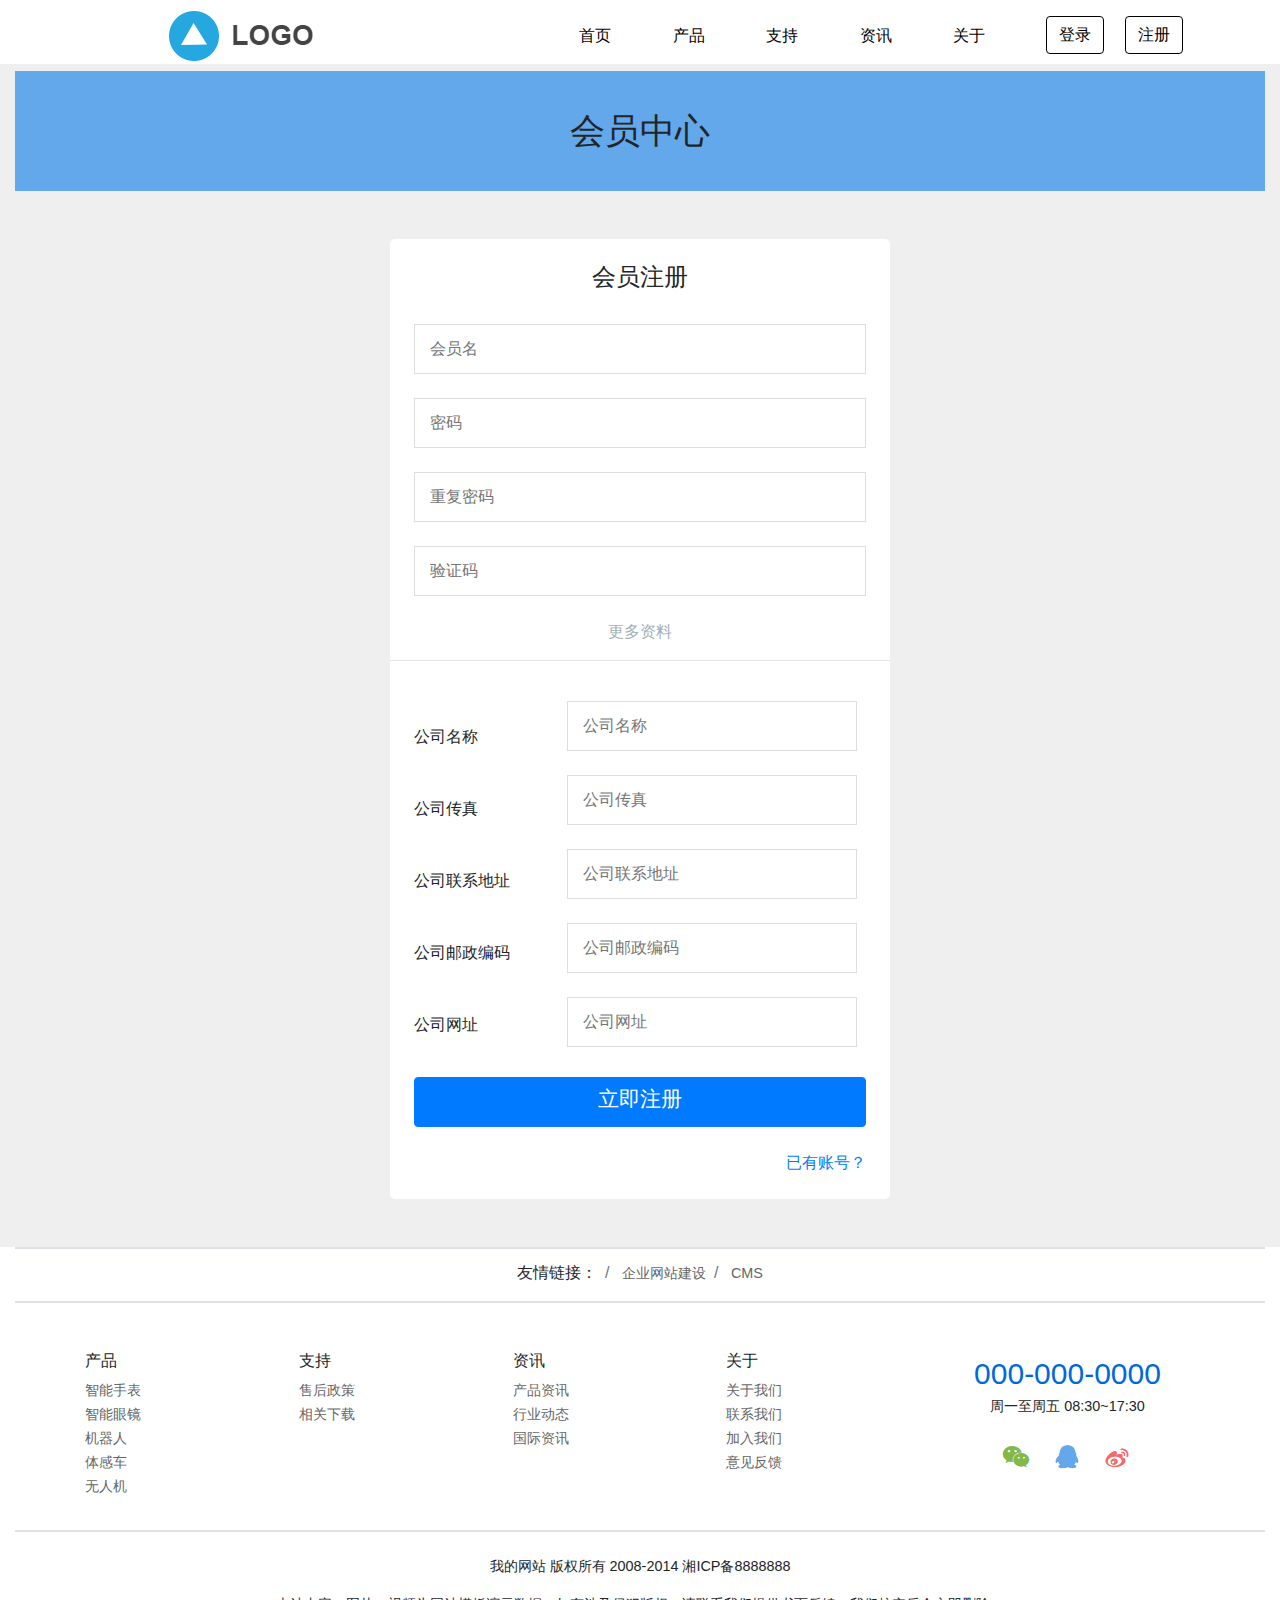
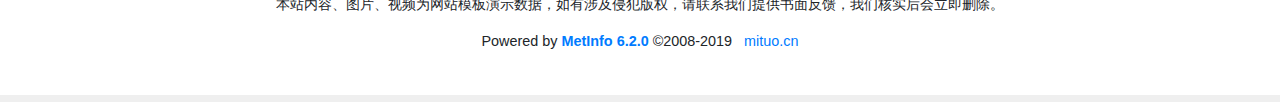
<file: pro/login.html>
<!DOCTYPE html>
<html>
<head lang="en">
    <meta charset="UTF-8">
    <meta name="viewport"
          content="width=device-width,initial-scale=1"/>
    <title></title>
    <link rel="stylesheet" href="../css/bootstrap.css">
    <script src="../js/jquery.min.js"></script>
    <script src="../js/popper.min.js"></script>
    <script src="../js/bootstrap.min.js"></script>
    <link rel="stylesheet" href="css/comm.css"/>
    <link rel="stylesheet" href="css/login.css"/>
</head>
<body>
    <header>
        <iframe src="header.html" frameborder="0" scrolling="no" class="my_header"></iframe>
    </header>
    <div class="container-fluid">
        <div class="my_style">
            <h1 class="my_style_center">会员中心</h1>
        </div>
        <div class="container pt-5 pb-5">
            <div class="my_kuangjia">
                <h4 class="p-4 my_center">会员注册</h4>
                <div class="pl-4 pr-4">
                    <input class="w-100 my_input" type="text" placeholder="会员名"/>
                </div>
                <div class="p-4">
                    <input class="w-100 my_input" type="password" placeholder="密码"/>
                </div>
                <div class="pl-4 pr-4">
                    <input class="w-100 my_input" type="password" placeholder="重复密码"/>
                </div>
                <div class="p-4">
                    <input class="w-100 my_input" type="text" placeholder="验证码"/>
                </div>
                <div class="my_center btn_bottom">更多资料</div>
                <hr/>
                <div class="row">
                    <div class="col-4">
                        <ul class="list-unstyled pl-4">
                            <li class="pt-5">公司名称</li>
                            <li class="pt-5">公司传真</li>
                            <li class="pt-5">公司联系地址</li>
                            <li class="pt-5">公司邮政编码</li>
                            <li class="pt-5">公司网址</li>
                        </ul>
                    </div>
                    <div class="col-8 pr-5">
                        <div class="pt-4">
                            <input class=" my_input" type="text" placeholder="公司名称"/>
                        </div>
                        <div class="pt-4">
                            <input class="w-100 my_input" type="text" placeholder="公司传真"/>
                        </div>
                        <div class="pt-4">
                            <input class="w-100 my_input" type="text" placeholder="公司联系地址"/>
                        </div>
                        <div class="pt-4">
                            <input class="w-100 my_input" type="text" placeholder="公司邮政编码"/>
                        </div>
                        <div class="pt-4">
                            <input class="w-100 my_input" type="text" placeholder="公司网址"/>
                        </div>
                    </div>
                </div>
                <div class="p-4">
                    <a class="btn btn-primary w-100 my_height" href="#">立即注册</a>
                </div>
                <div class="pl-4 pr-4 pb-5">
                    <a class="float-right my_aaa" href="reg.html">已有账号？</a>
                </div>
            </div>
        </div>
    </div>
    <footer>
        <iframe src="footer.html" frameborder="0" scrolling="no" class="my_footer"></iframe>
    </footer>
</body>
</html>
</file>
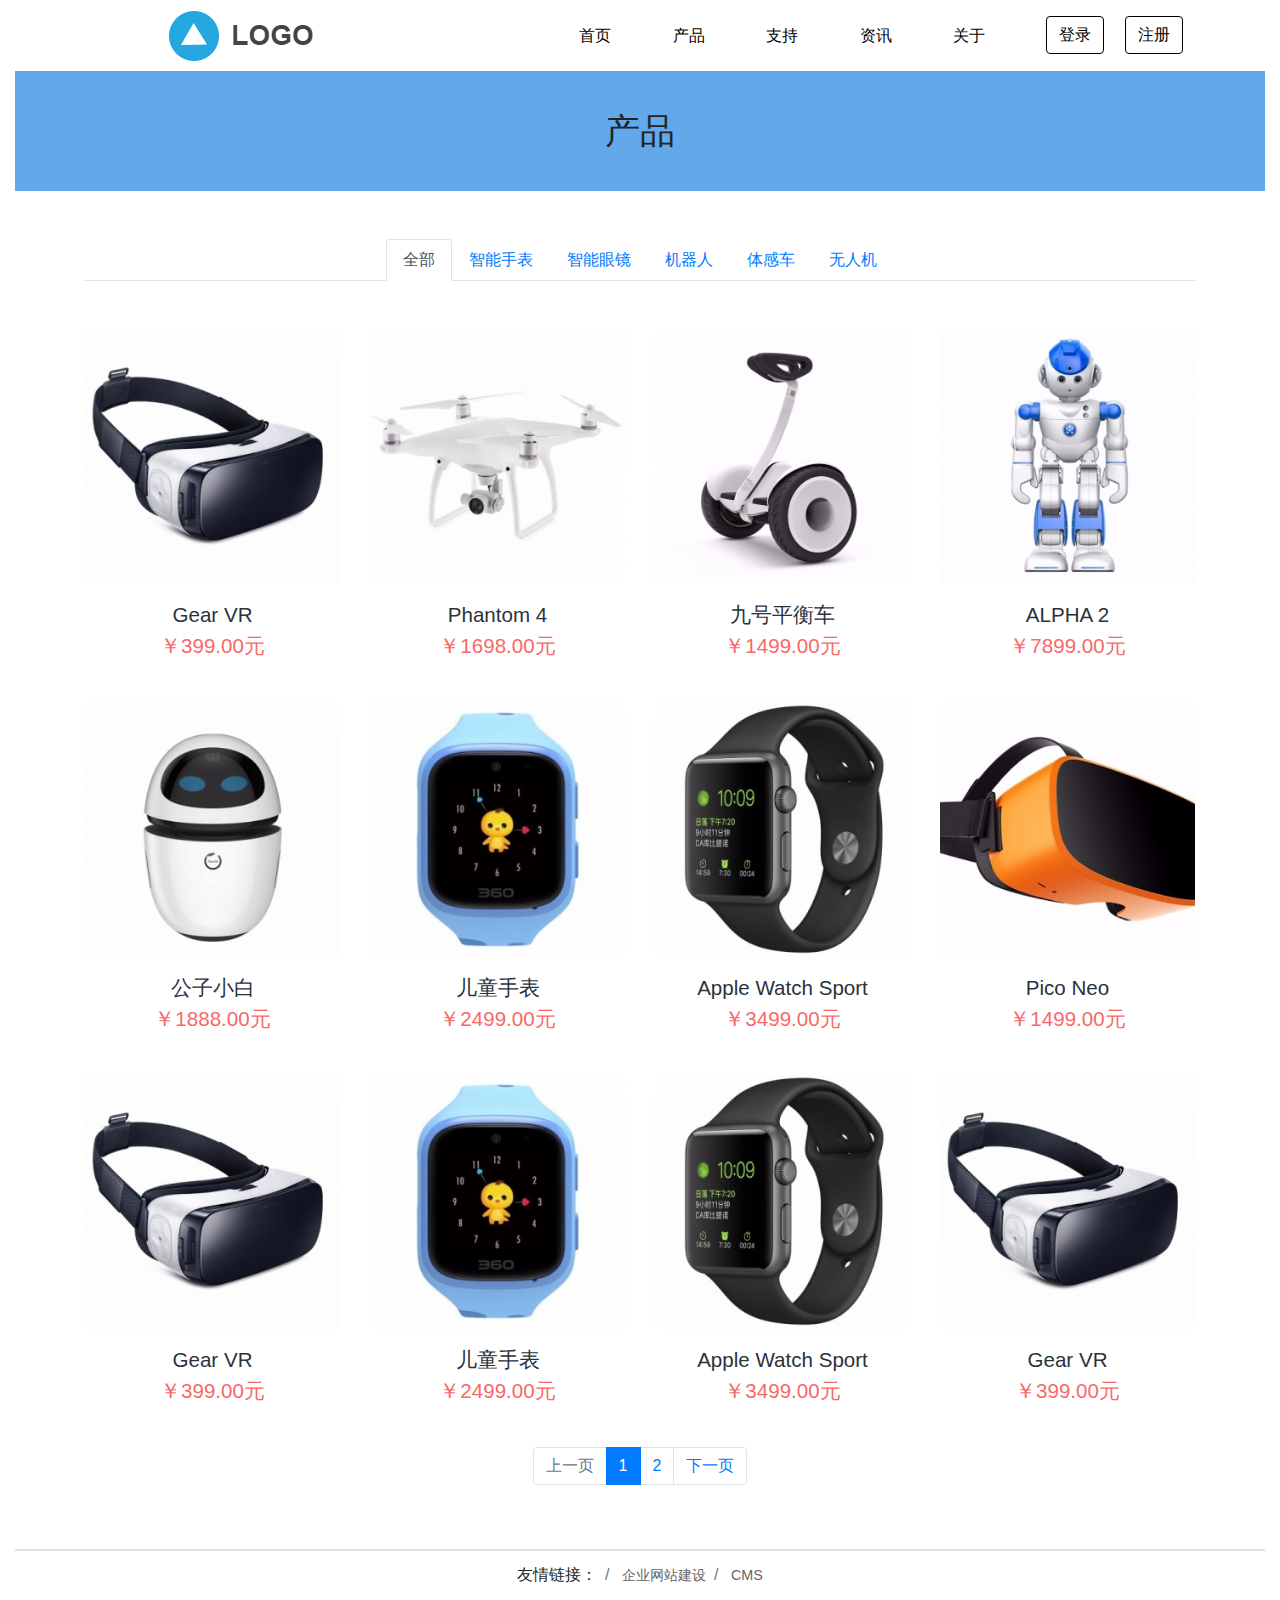
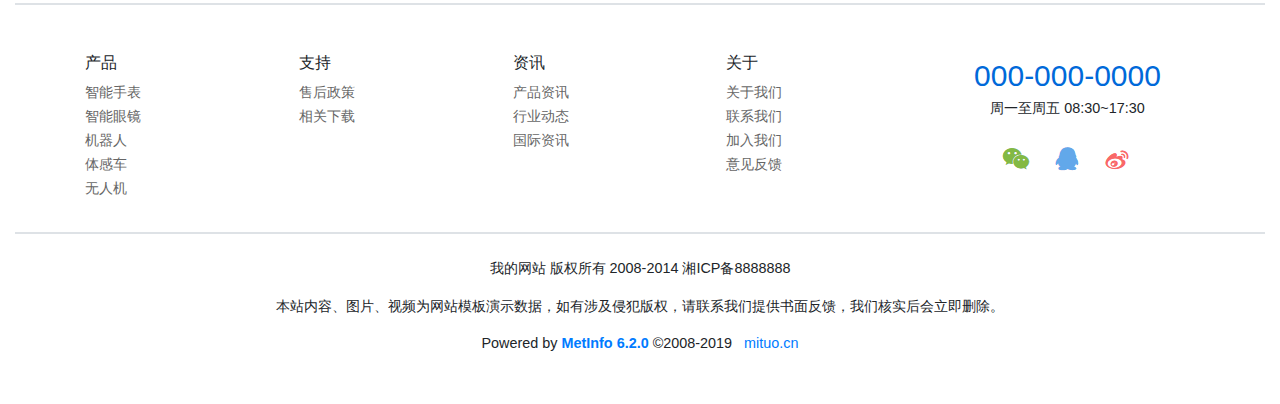
<file: pro/product.html>
<!DOCTYPE html>
<html>
<head lang="en">
    <meta charset="UTF-8">
    <meta name="viewport"
          content="width=device-width,initial-scale=1"/>
    <title></title>
    <link rel="stylesheet" href="../css/bootstrap.css">
    <script src="../js/jquery.min.js"></script>
    <script src="../js/popper.min.js"></script>
    <script src="../js/bootstrap.min.js"></script>
    <link rel="stylesheet" href="css/product.css"/>
    <link rel="stylesheet" href="css/comm.css"/>
</head>
<body>
    <header>
        <iframe src="header.html" frameborder="0" scrolling="no" class="my_header"></iframe>
    </header>
    <div class="container-fluid  my_backcolor">
        <div class="my_style">
            <h1 class="my_style_center">产品</h1>
        </div>
        <div class="container pt-4">
            <ul class="nav nav-tabs pt-4 justify-content-center">
                <li class="nav-item">
                    <a href="#tab1" class="nav-link active" data-toggle="tab">全部</a>
                </li>
                <li class="nav-item">
                    <a href="#tab2" class="nav-link" data-toggle="tab">智能手表</a>
                </li>
                <li class="nav-item">
                    <a href="#tab3" class="nav-link" data-toggle="tab">智能眼镜</a>
                </li>
                <li class="nav-item">
                    <a href="#tab4" class="nav-link" data-toggle="tab">机器人</a>
                </li>
                <li class="nav-item">
                    <a href="#tab5" class="nav-link" data-toggle="tab">体感车</a>
                </li>
                <li class="nav-item">
                    <a href="#tab6" class="nav-link" data-toggle="tab">无人机</a>
                </li>
            </ul>
            <div class="tab-content pt-5">
                <div id="tab1" class="tab-pane active">
                    <div class="row">
                        <div class="card col-lg-3 col-md-6 col-sm-12 border-0">
                            <a href="showproduct.html">
                                <img class="w-100" src="../picture/111.jpg" alt=""/>
                            </a>
                            <a href="showproduct.html" class="style_size pt-3">Gear VR</a>
                            <p class="style_int">￥399.00元</p>
                        </div>
                        <div class="card col-lg-3 col-md-6 col-sm-12 border-0">
                            <a href="showproduct.html">
                                <img class="w-100" src="../picture/112.jpg" alt=""/>
                            </a>
                            <a href="showproduct.html" class="style_size pt-3">Phantom 4</a>
                            <p class="style_int">￥1698.00元</p>
                        </div>
                        <div class="card col-lg-3 col-md-6 col-sm-12 border-0">
                            <a href="showproduct.html">
                                <img class="w-100" src="../picture/113.jpg" alt=""/>
                            </a>
                            <a href="showproduct.html" class="style_size pt-3">九号平衡车</a>
                            <p class="style_int">￥1499.00元</p>
                        </div>
                        <div class="card col-lg-3 col-md-6 col-sm-12 border-0">
                            <a href="showproduct.html">
                                <img class="w-100" src="../picture/114.jpg" alt=""/>
                            </a>
                            <a href="showproduct.html" class="style_size pt-3">ALPHA 2</a>
                            <p class="style_int">￥7899.00元</p>
                        </div>
                    </div>
                    <div class="row pt-4">
                        <div class="card col-lg-3 col-md-6 col-sm-12 border-0">
                            <a href="showproduct.html">
                                <img class="w-100" src="../picture/115.jpg" alt=""/>
                            </a>
                            <a href="showproduct.html" class="style_size pt-3">公子小白</a>
                            <p class="style_int">￥1888.00元</p>
                        </div>
                        <div class="card col-lg-3 col-md-6 col-sm-12 border-0">
                            <a href="showproduct.html">
                                <img class="w-100" src="../picture/116.jpg" alt=""/>
                            </a>
                            <a href="showproduct.html" class="style_size pt-3">儿童手表</a>
                            <p class="style_int">￥2499.00元</p>
                        </div>
                        <div class="card col-lg-3 col-md-6 col-sm-12 border-0">
                            <a href="showproduct.html">
                                <img class="w-100" src="../picture/117.jpg" alt=""/>
                            </a>
                            <a href="showproduct.html" class="style_size pt-3">Apple Watch Sport</a>
                            <p class="style_int">￥3499.00元</p>
                        </div>
                        <div class="card col-lg-3 col-md-6 col-sm-12 border-0">
                            <a href="showproduct.html">
                                <img class="w-100" src="../picture/118.jpg" alt=""/>
                            </a>
                            <a href="showproduct.html" class="style_size pt-3">Pico Neo</a>
                            <p class="style_int">￥1499.00元</p>
                        </div>
                    </div>
                    <div class="row pt-4">
                        <div class="card col-lg-3 col-md-6 col-sm-12 border-0">
                            <a href="showproduct.html">
                                <img class="w-100" src="../picture/111.jpg" alt=""/>
                            </a>
                            <a href="showproduct.html" class="style_size pt-3">Gear VR</a>
                            <p class="style_int">￥399.00元</p>
                        </div>
                        <div class="card col-lg-3 col-md-6 col-sm-12 border-0">
                            <a href="showproduct.html">
                                <img class="w-100" src="../picture/116.jpg" alt=""/>
                            </a>
                            <a href="showproduct.html" class="style_size pt-3">儿童手表</a>
                            <p class="style_int">￥2499.00元</p>
                        </div>
                        <div class="card col-lg-3 col-md-6 col-sm-12 border-0">
                            <a href="showproduct.html">
                                <img class="w-100" src="../picture/117.jpg" alt=""/>
                            </a>
                            <a href="showproduct.html" class="style_size pt-3">Apple Watch Sport</a>
                            <p class="style_int">￥3499.00元</p>
                        </div>
                        <div class="card col-lg-3 col-md-6 col-sm-12 border-0">
                            <a href="showproduct.html">
                                <img class="w-100" src="../picture/111.jpg" alt=""/>
                            </a>
                            <a href="showproduct.html" class="style_size pt-3">Gear VR</a>
                            <p class="style_int">￥399.00元</p>
                        </div>
                    </div>
                    <ul class="pagination pt-4 pb-5 justify-content-center">
                        <li class="page-item disabled">
                            <a class="page-link" href="#">上一页</a>
                        </li>
                        <li class="page-item  active">
                            <a class="page-link" href="#">1</a>
                        </li>
                        <li class="page-item">
                            <a class="page-link" href="#">2</a>
                        </li>
                        <li class="page-item">
                            <a class="page-link" href="#">下一页</a>
                        </li>
                    </ul>
                </div>
                <div id="tab2" class="tab-pane">
                    <div class="row">
                        <div class="card col-lg-3 col-md-6 col-sm-12 border-0">
                            <a href="showproduct.html">
                                <img class="w-100" src="../picture/116.jpg" alt=""/>
                            </a>
                            <a href="showproduct.html" class="style_size pt-3">儿童手表</a>
                            <p class="style_int">￥2499.00元</p>
                        </div>
                        <div class="card col-lg-3 col-md-6 col-sm-12 border-0">
                            <a href="#">
                                <img class="w-100" src="../picture/117.jpg" alt=""/>
                            </a>
                            <a href="showproduct.html" class="style_size pt-3">Apple Watch Sport</a>
                            <p class="style_int">￥3499.00元</p>
                        </div>
                        <div class="card col-lg-3 col-md-6 col-sm-12 border-0">
                            <a href="showproduct.html">
                                <img class="w-100" src="../picture/111.jpg" alt=""/>
                            </a>
                            <a href="showproduct.html" class="style_size pt-3">Gear VR</a>
                            <p class="style_int">￥399.00元</p>
                        </div>
                        <div class="card col-lg-3 col-md-6 col-sm-12 border-0">
                            <a href="showproduct.html">
                                <img class="w-100" src="../picture/113.jpg" alt=""/>
                            </a>
                            <a href="showproduct.html" class="style_size pt-3">九号平衡车</a>
                            <p class="style_int">￥1499.00元</p>
                        </div>
                    </div>
                    <div class="row pt-4">
                        <div class="card col-lg-3 col-md-6 col-sm-12 border-0">
                            <a href="showproduct.html">
                                <img class="w-100" src="../picture/112.jpg" alt=""/>
                            </a>
                            <a href="showproduct.html" class="style_size pt-3">Phantom 4</a>
                            <p class="style_int">￥1698.00元</p>
                        </div>
                        <div class="card col-lg-3 col-md-6 col-sm-12 border-0">
                            <a href="showproduct.html">
                                <img class="w-100" src="../picture/118.jpg" alt=""/>
                            </a>
                            <a href="showproduct.html" class="style_size pt-3">Pico Neo</a>
                            <p class="style_int">￥1499.00元</p>
                        </div>
                    </div>
                    <ul class="pagination pt-4 pb-5 justify-content-center">
                        <li class="page-item disabled">
                            <a class="page-link" href="#">上一页</a>
                        </li>
                        <li class="page-item  active">
                            <a class="page-link" href="#">1</a>
                        </li>
                        <li class="page-item disabled">
                            <a class="page-link" href="#">下一页</a>
                        </li>
                    </ul>
                </div>
                <div id="tab3" class="tab-pane">
                    <div class="row">
                        <div class="card col-lg-3 col-md-6 col-sm-12 border-0">
                            <a href="showproduct.html">
                                <img class="w-100" src="../picture/116.jpg" alt=""/>
                            </a>
                            <a href="showproduct.html" class="style_size pt-3">儿童手表</a>
                            <p class="style_int">￥2499.00元</p>
                        </div>
                        <div class="card col-lg-3 col-md-6 col-sm-12 border-0">
                            <a href="showproduct.html">
                                <img class="w-100" src="../picture/117.jpg" alt=""/>
                            </a>
                            <a href="showproduct.html" class="style_size pt-3">Apple Watch Sport</a>
                            <p class="style_int">￥3499.00元</p>
                        </div>
                        <div class="card col-lg-3 col-md-6 col-sm-12 border-0">
                            <a href="showproduct.html">
                                <img class="w-100" src="../picture/118.jpg" alt=""/>
                            </a>
                            <a href="showproduct.html" class="style_size pt-3">Pico Neo</a>
                            <p class="style_int">￥1499.00元</p>
                        </div>
                        <div class="card col-lg-3 col-md-6 col-sm-12 border-0">
                            <a href="showproduct.html">
                                <img class="w-100" src="../picture/111.jpg" alt=""/>
                            </a>
                            <a href="showproduct.html" class="style_size pt-3">Gear VR</a>
                            <p class="style_int">￥399.00元</p>
                        </div>
                    </div>
                    <ul class="pagination pt-4 pb-5 justify-content-center">
                        <li class="page-item disabled">
                            <a class="page-link" href="#">上一页</a>
                        </li>
                        <li class="page-item  active">
                            <a class="page-link" href="#">1</a>
                        </li>
                        <li class="page-item disabled">
                            <a class="page-link" href="#">下一页</a>
                        </li>
                    </ul>
                </div>
                <div id="tab4" class="tab-pane">
                    <div class="row">
                        <div class="card col-lg-3 col-md-6 col-sm-12 border-0">
                            <a href="showproduct.html">
                                <img class="w-100" src="../picture/114.jpg" alt=""/>
                            </a>
                            <a href="showproduct.html" class="style_size pt-3">ALPHA 2</a>
                            <p class="style_int">￥7899.00元</p>
                        </div>
                        <div class="card col-lg-3 col-md-6 col-sm-12 border-0">
                            <a href="showproduct.html">
                                <img class="w-100" src="../picture/115.jpg" alt=""/>
                            </a>
                            <a href="showproduct.html" class="style_size pt-3">公子小白</a>
                            <p class="style_int">￥1888.00元</p>
                        </div>
                        <div class="card col-lg-3 col-md-6 col-sm-12 border-0">
                            <a href="showproduct.html">
                                <img class="w-100" src="../picture/113.jpg" alt=""/>
                            </a>
                            <a href="showproduct.html" class="style_size pt-3">九号平衡车</a>
                            <p class="style_int">￥1499.00元</p>
                        </div>
                        <div class="card col-lg-3 col-md-6 col-sm-12 border-0">
                            <a href="showproduct.html">
                                <img class="w-100" src="../picture/112.jpg" alt=""/>
                            </a>
                            <a href="showproduct.html" class="style_size pt-3">Phantom 4</a>
                            <p class="style_int">￥1698.00元</p>
                        </div>
                    </div>
                    <div class="row pt-4">
                        <div class="card col-lg-3 col-md-6 col-sm-12 border-0">
                            <a href="showproduct.html">
                                <img class="w-100" src="../picture/115.jpg" alt=""/>
                            </a>
                            <a href="showproduct.html" class="style_size pt-3">公子小白</a>
                            <p class="style_int">￥1888.00元</p>
                        </div>
                    </div>
                    <ul class="pagination pt-4 pb-5 justify-content-center">
                        <li class="page-item disabled">
                            <a class="page-link" href="#">上一页</a>
                        </li>
                        <li class="page-item  active">
                            <a class="page-link" href="#">1</a>
                        </li>
                        <li class="page-item disabled">
                            <a class="page-link" href="#">下一页</a>
                        </li>
                    </ul>
                </div>
                <div id="tab5" class="tab-pane">
                    <div class="row">
                        <div class="card col-lg-3 col-md-6 col-sm-12 border-0">
                            <a href="showproduct.html">
                                <img class="w-100" src="../picture/113.jpg" alt=""/>
                            </a>
                            <a href="showproduct.html" class="style_size pt-3">九号平衡车</a>
                            <p class="style_int">￥1499.00元</p>
                        </div>
                        <div class="card col-lg-3 col-md-6 col-sm-12 border-0">
                            <a href="showproduct.html">
                                <img class="w-100" src="../picture/112.jpg" alt=""/>
                            </a>
                            <a href="showproduct.html" class="style_size pt-3">Phantom 4</a>
                            <p class="style_int">￥1698.00元</p>
                        </div>
                    </div>
                    <ul class="pagination pt-4 pb-5 justify-content-center">
                        <li class="page-item disabled">
                            <a class="page-link" href="#">上一页</a>
                        </li>
                        <li class="page-item  active">
                            <a class="page-link" href="#">1</a>
                        </li>
                        <li class="page-item disabled">
                            <a class="page-link" href="#">下一页</a>
                        </li>
                    </ul>
                </div>
                <div id="tab6" class="tab-pane">
                    <div class="row">
                        <div class="card col-lg-3 col-md-6 col-sm-12 border-0">
                            <a href="showproduct.html">
                                <img class="w-100" src="../picture/111.jpg" alt=""/>
                            </a>
                            <a href="showproduct.html" class="style_size pt-3">Gear VR</a>
                            <p class="style_int">￥399.00元</p>
                        </div>
                        <div class="card col-lg-3 col-md-6 col-sm-12 border-0">
                            <a href="showproduct.html">
                                <img class="w-100" src="../picture/112.jpg" alt=""/>
                            </a>
                            <a href="showproduct.html" class="style_size pt-3">Phantom 4</a>
                            <p class="style_int">￥1698.00元</p>
                        </div>
                    </div>
                    <ul class="pagination pt-4 pb-5 justify-content-center">
                        <li class="page-item disabled">
                            <a class="page-link" href="#">上一页</a>
                        </li>
                        <li class="page-item  active">
                            <a class="page-link" href="#">1</a>
                        </li>
                        <li class="page-item disabled">
                            <a class="page-link" href="#">下一页</a>
                        </li>
                    </ul>
                </div>
            </div>
        </div>
    </div>
    <footer>
        <iframe src="footer.html" frameborder="0" scrolling="no" class="my_footer"></iframe>
    </footer>
</body>
</html>
</file>
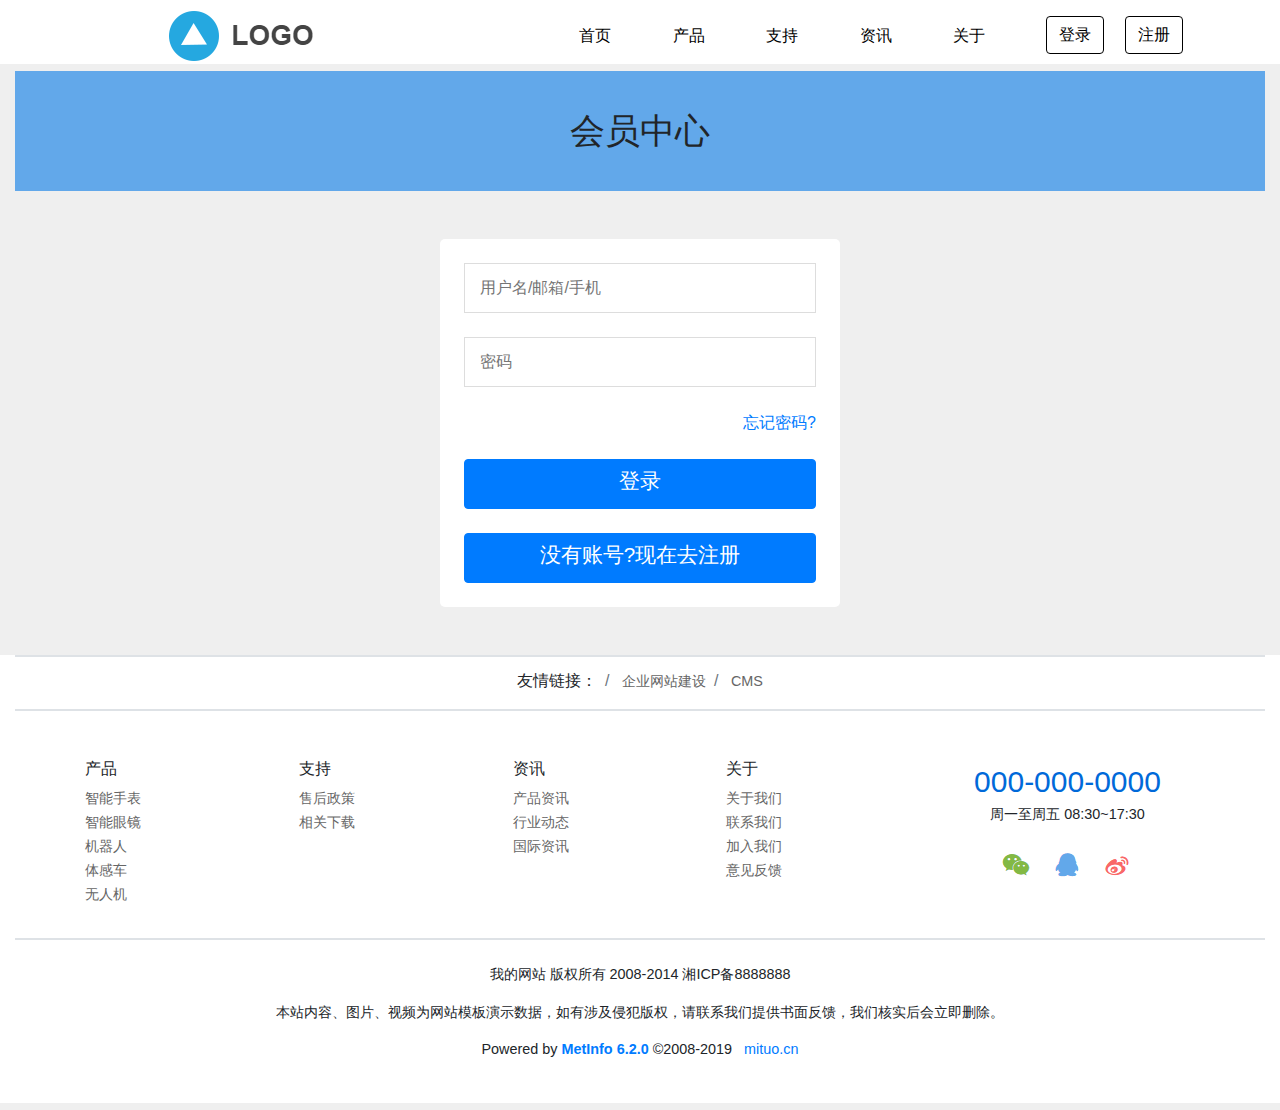
<file: pro/reg.html>
<!DOCTYPE html>
<html>
<head lang="en">
    <meta charset="UTF-8">
    <meta name="viewport"
          content="width=device-width,initial-scale=1"/>
    <title></title>
    <link rel="stylesheet" href="../css/bootstrap.css">
    <script src="../js/jquery.min.js"></script>
    <script src="../js/popper.min.js"></script>
    <script src="../js/bootstrap.min.js"></script>
    <link rel="stylesheet" href="css/comm.css"/>
    <link rel="stylesheet" href="css/reg.css"/>
</head>
<body>
    <header>
        <iframe src="header.html" frameborder="0" scrolling="no" class="my_header"></iframe>
    </header>
    <div class="container-fluid">
        <div class="my_style">
            <h1 class="my_style_center">会员中心</h1>
        </div>
        <div class="container pt-5 pb-5">
            <div class="my_kuangjia">
                <div class="p-4">
                    <input class="my_input" type="text" placeholder="用户名/邮箱/手机"/>
                </div>
                <div class="pl-4 pr-4">
                    <input class="my_input" type="password" placeholder="密码"/>
                </div>
                <div class="p-4">
                    <a class="float-right my_aaa" href="#">忘记密码?</a>
                </div>
                <div class="p-4">
                    <a class="btn btn-primary w-100 my_height" href="#">登录</a>
                </div>
                <div class="pl-4 pr-4 pb-4">
                    <a class="btn btn-primary w-100 my_height" href="login.html">没有账号?现在去注册</a>
                </div>
            </div>
        </div>
    </div>
    <footer>
        <iframe src="footer.html" frameborder="0" scrolling="no" class="my_footer"></iframe>
    </footer>
</body>
</html>
</file>
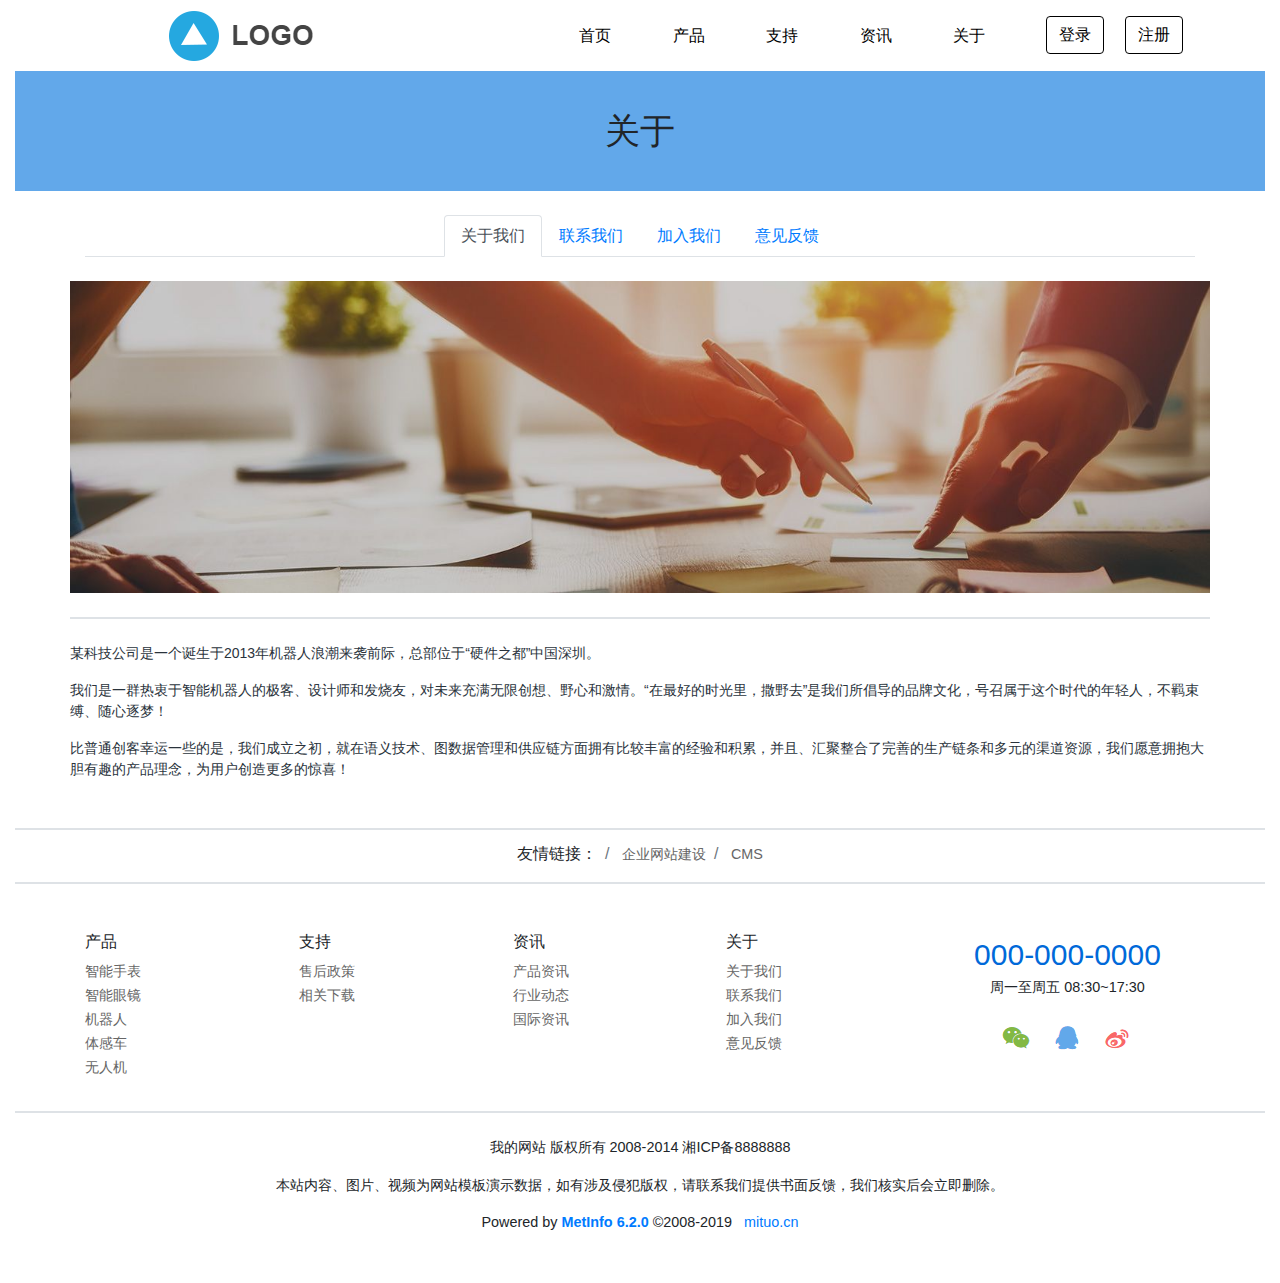
<file: pro/regard.html>
<!DOCTYPE html>
<html>
<head lang="en">
    <meta charset="UTF-8">
    <meta name="viewport"
          content="width=device-width,initial-scale=1"/>
    <title></title>
    <link rel="stylesheet" href="../css/bootstrap.css">
    <script src="../js/jquery.min.js"></script>
    <script src="../js/popper.min.js"></script>
    <script src="../js/bootstrap.min.js"></script>
    <link rel="stylesheet" href="css/comm.css"/>
    <link rel="stylesheet" href="css/regard.css"/>
</head>
<body>
    <header>
        <iframe src="header.html" frameborder="0" scrolling="no" class="my_header"></iframe>
    </header>
    <div class="container-fluid">
        <div class="my_style">
            <h1 class="my_style_center">关于</h1>
        </div>
        <div class="container pb-4">
            <ul class="nav nav-tabs pt-4 justify-content-center">
                <li class="nav-item">
                    <a href="#tab1" class="nav-link active" data-toggle="tab">关于我们</a>
                </li>
                <li class="nav-item">
                    <a href="#tab2" class="nav-link" data-toggle="tab">联系我们</a>
                </li>
                <li class="nav-item">
                    <a href="#tab3" class="nav-link" data-toggle="tab">加入我们</a>
                </li>
                <li class="nav-item">
                    <a href="#tab4" class="nav-link" data-toggle="tab">意见反馈</a>
                </li>
            </ul>
            <div class="tab-content pt-4">
                <div id="tab1" class="tab-pane active">
                    <div class="row">
                        <img class="w-100 pb-4 border-bottom" src="../picture/147.jpg" alt=""/>
                        <span class="pt-4 my_size">某科技公司是一个诞生于2013年机器人浪潮来袭前际，总部位于“硬件之都”中国深圳。</span>
                        <span class="pt-3 my_size">我们是一群热衷于智能机器人的极客、设计师和发烧友，对未来充满无限创想、野心和激情。“在最好的时光里，撒野去”是我们所倡导的品牌文化，号召属于这个时代的年轻人，不羁束缚、随心逐梦！</span>
                        <span class="pt-3 pb-4 my_size">比普通创客幸运一些的是，我们成立之初，就在语义技术、图数据管理和供应链方面拥有比较丰富的经验和积累，并且、汇聚整合了完善的生产链条和多元的渠道资源，我们愿意拥抱大胆有趣的产品理念，为用户创造更多的惊喜！</span>
                    </div>
                </div>
                <div id="tab2" class="tab-pane">
                    <img class="w-100 pb-4 border-bottom" src="../picture/247.jpg" alt=""/>
                    <h5 class="pt-4">某某科技有限责任公司</h5>
                    <p class="my_size pt-2">地址： XXXXXXXXXXXXXXXXXXXXXXXXXXXXXXXXXXXX</p>
                    <p class="my_size pt-2">电话： 00000000000</p>
                    <p class="my_size pt-2">邮编： 000000</p>
                    <p class="my_size pt-2">传真： 00000000000-0000</p>
                </div>
                <div id="tab3" class="tab-pane">
                    <h4 class="pt-4">数据产品运营</h4>
                    <span class="my_fontsize">2018-01-13</span>
                    <span class="my_fontsize">
                        <img class="pl-2 pr-1" src="../picture/400.png" alt=""/>长沙市
                    </span>
                    <span class="my_fontsize">
                        <img class="pl-2 pr-1" src="../picture/500.png" alt=""/>10
                    </span>
                    <span class="my_fontsize">
                        <img class="pl-2 pr-1" src="../picture/600.png" alt=""/>面议
                    </span>
                    <hr/>
                    <p>工作职责：
                        <ul>
                            <li class="my_size">负责数据类产品的运营及品牌市场推广工作，提升产品知名度</li>
                            <li class="my_size pt-3">定期发布行业报告，提升数据产品的行业影响力</li>
                            <li class="my_size pt-3">熟悉当前流行的微信、知乎等新媒体的传播规则，制定运营策略</li>
                            <li class="my_size pt-3">负责跨内外产品合作，媒体合作等，协调可用资源，协同推进项目整体规划</li>
                            <li class="my_size pt-3">对运营数据进行分析，并以此为依据不断优化运营手段</li>
                        </ul>
                    </p>
                    <p>工作要求：
                        <ul>
                            <li class="my_size">熟悉互联网行业，1年以上产品运营工作经验</li>
                            <li class="my_size pt-3">能够理解数据产品的商业模式和产业生态</li>
                            <li class="my_size pt-3">有较强的市场活动策划能力，文案、阐述能力优秀、创意能力突出，思维活跃，熟悉创新媒体的营销方式</li>
                            <li class="my_size pt-3">具有良好的沟通能力、推动能力、协调能力，拥有强烈的责任心和团队合作精神</li>
                            <li class="my_size pt-3">有数据统计类、大数据相关领域产品的运营、推广经验者优先</li>
                        </ul>
                    </p>
                    <div class="pt-5 pb-5 pl-3">
                        <a href="#" class="btn btn-primary">在线应聘</a>
                    </div>
                    <hr/>
                    <h4 class="pt-4">IOS应用开发高级工程师</h4>
                    <span class="my_fontsize">2018-01-13</span>
                    <span class="my_fontsize">
                        <img class="pl-2 pr-1" src="../picture/400.png" alt=""/>长沙市
                    </span>
                    <span class="my_fontsize">
                        <img class="pl-2 pr-1" src="../picture/500.png" alt=""/>10
                    </span>
                    <span class="my_fontsize">
                        <img class="pl-2 pr-1" src="../picture/600.png" alt=""/>面议
                    </span>
                    <hr/>
                    <p>工作职责：
                    <ul class="my_ul">
                        <li class="my_size">负责产品和业务iOS平台软件的研发和维护</li>
                        <li class="my_size pt-3">参与产品和业务相关技术研究、架构制定</li>
                    </ul>
                    </p>
                    <p>工作要求：
                    <ul class="my_ul">
                        <li class="my_size">精通Objective-C/SWIFT/C/C++等语言和面向对象编程思想，熟练掌握常用的设计模式；</li>
                        <li class="my_size pt-3">硕士或以上学历，计算机、通信、电子等相关专业毕业；</li>
                        <li class="my_size pt-3">具备2年以上iOS开发经验，参与过中型以上项目开发，并承担关键工作；</li>
                        <li class="my_size pt-3">对数据结构、基本算法熟练掌握，并具备基本的算法设计能力；</li>
                        <li class="my_size pt-3">思维敏捷，思路清晰，工作积极主动，能够承受较大工作压力。</li>
                    </ul>
                    </p>
                    <div class="pt-5 pb-5 pl-3">
                        <a href="#" class="btn btn-primary">在线应聘</a>
                    </div>
                    <hr/>
                    <ul class="pagination pt-3 pb-3 justify-content-center">
                        <li class="page-item disabled">
                            <a class="page-link" href="#">上一页</a>
                        </li>
                        <li class="page-item  active">
                            <a class="page-link" href="#">1</a>
                        </li>
                        <li class="page-item disabled">
                            <a class="page-link" href="#">下一页</a>
                        </li>
                    </ul>
                </div>
                <div id="tab4" class="tab-pane">
                    <div class="my_center pt-5 pb-5">
                        <img src="../picture/timg.jpg" alt=""/>
                    </div>
                </div>
            </div>
        </div>
    </div>
    <footer>
        <iframe src="footer.html" frameborder="0" scrolling="no" class="my_footer"></iframe>
    </footer>
</body>
</html>
</file>
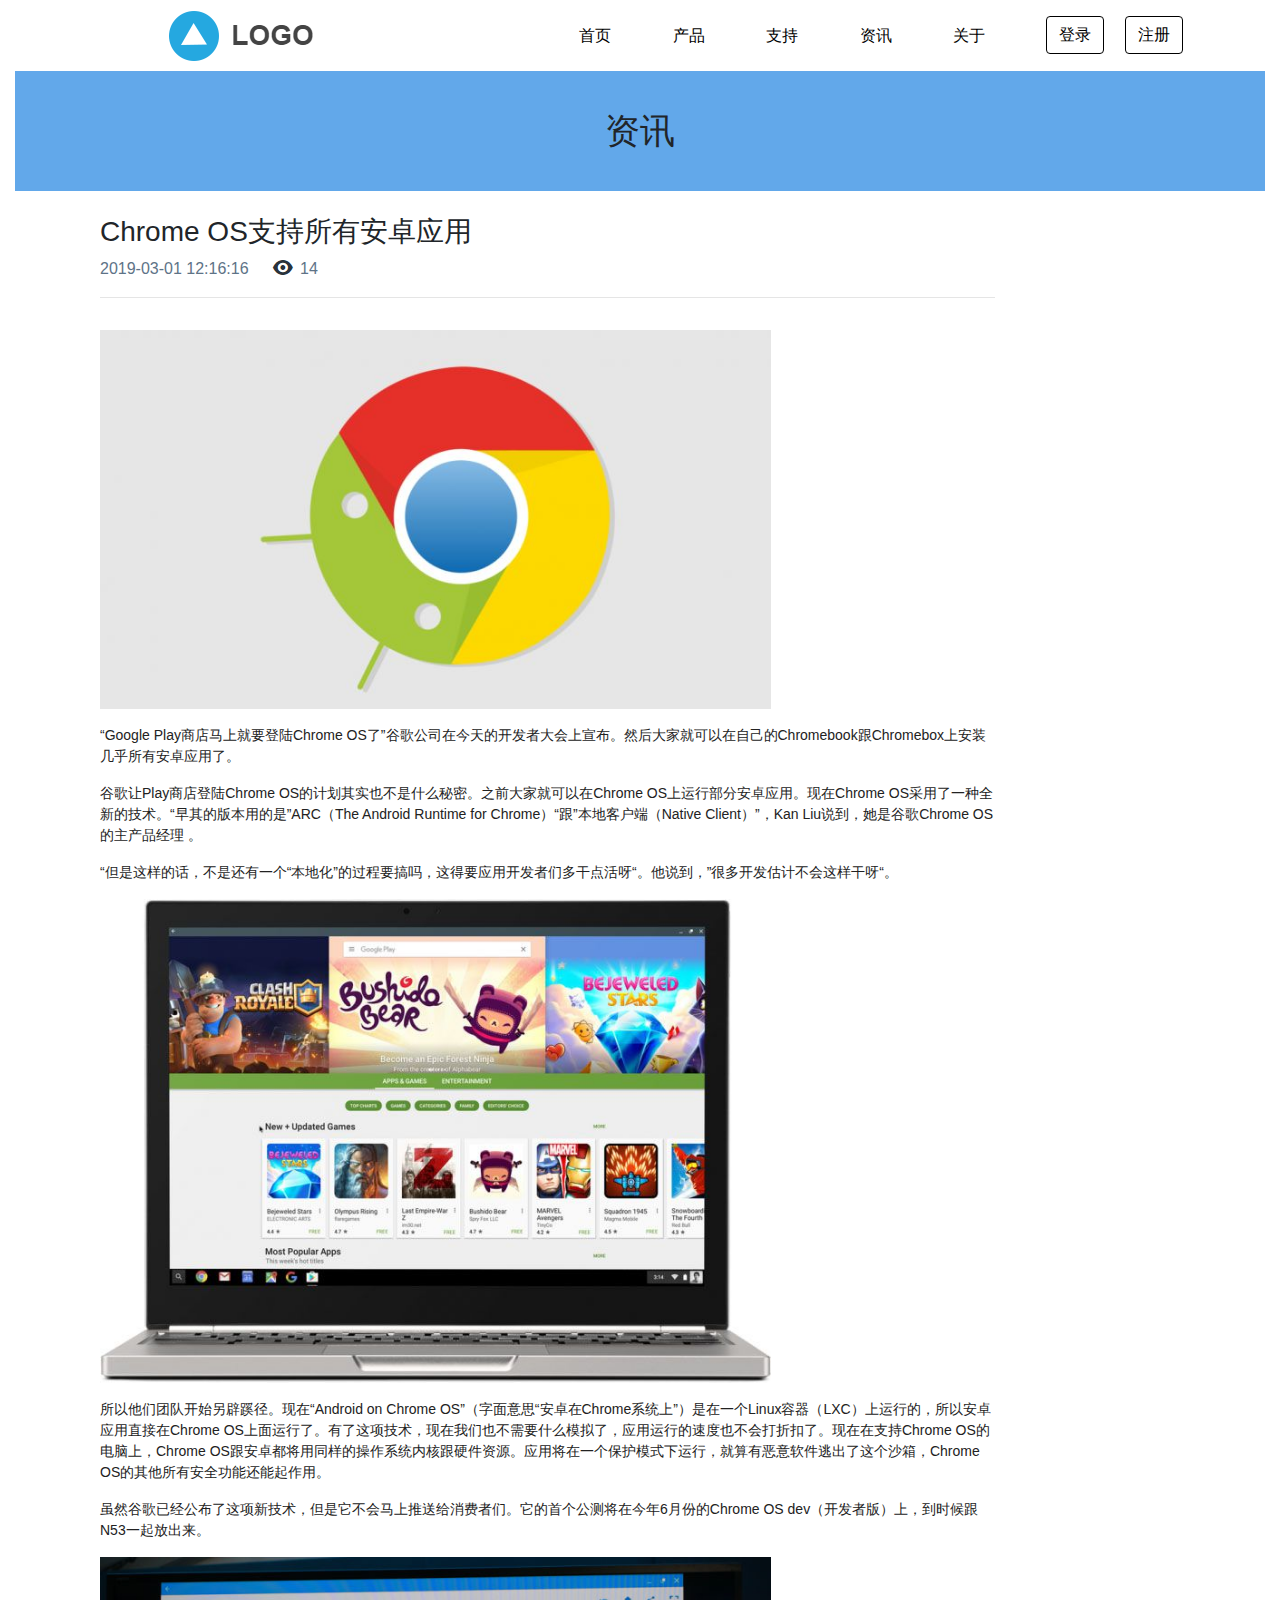
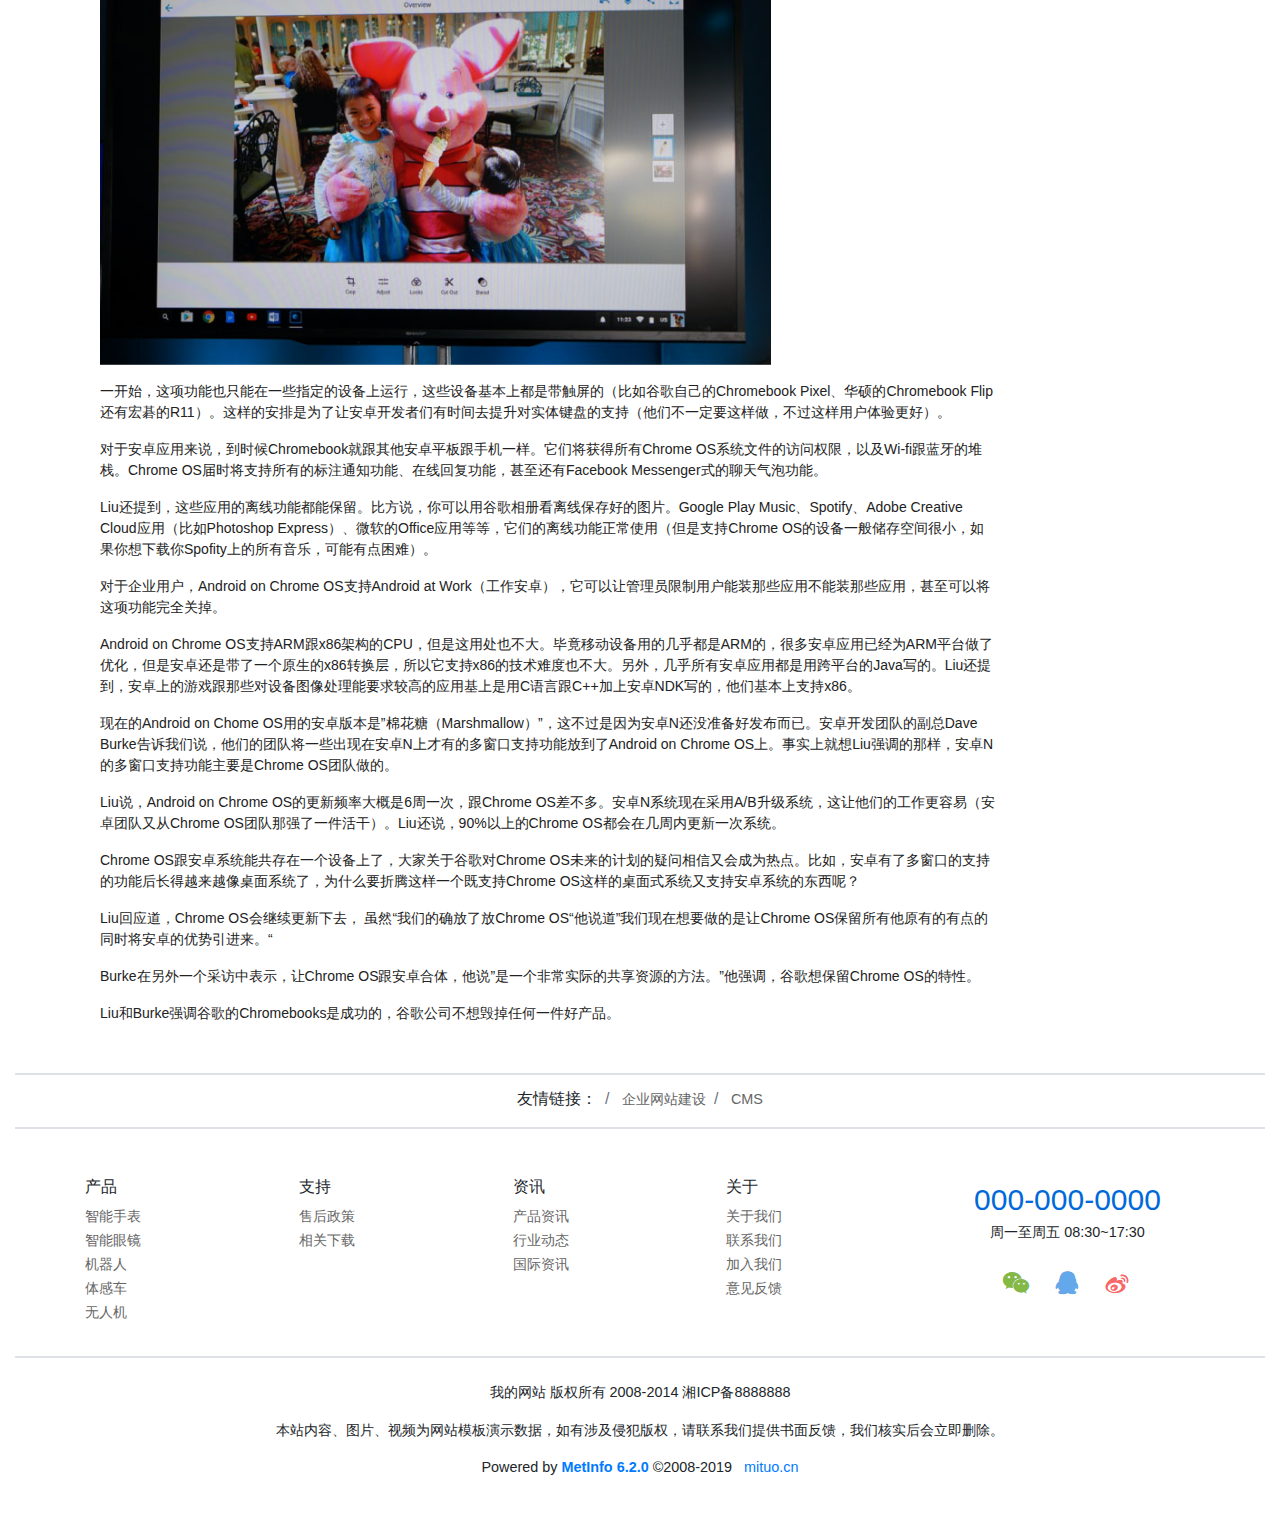
<file: pro/shownews.html>
<!DOCTYPE html>
<html>
<head lang="en">
    <meta charset="UTF-8">
    <meta name="viewport"
          content="width=device-width,initial-scale=1"/>
    <title></title>
    <link rel="stylesheet" href="../css/bootstrap.css">
    <script src="../js/jquery.min.js"></script>
    <script src="../js/popper.min.js"></script>
    <script src="../js/bootstrap.min.js"></script>
    <link rel="stylesheet" href="css/comm.css"/>
    <link rel="stylesheet" href="css/shownews.css"/>
</head>
<body>
    <header>
        <iframe src="header.html" frameborder="0" scrolling="no" class="my_header"></iframe>
    </header>
    <div class="container-fluid">
        <div class="my_style">
            <h1 class="my_style_center">资讯</h1>
        </div>
        <div class="container pt-4 pb-5">
            <div class="col-md-10 col-sm-12">
                <h3>Chrome OS支持所有安卓应用</h3>
                <span class="my_fontsize">2019-03-01 12:16:16</span>
                <span class="my_fontsize">
                    <img class="pb-1 pl-3 pr-1" src="../picture/ppp.png" alt=""/>14
                </span>
                <hr/>
                <img class="w-75 pt-3" src="../picture/2301.jpg" alt=""/>
                <div class="style_size pt-3">“Google Play商店马上就要登陆Chrome OS了”谷歌公司在今天的开发者大会上宣布。然后大家就可以在自己的Chromebook跟Chromebox上安装几乎所有安卓应用了。</div>
                <div class="style_size pt-3">谷歌让Play商店登陆Chrome OS的计划其实也不是什么秘密。之前大家就可以在Chrome OS上运行部分安卓应用。现在Chrome OS采用了一种全新的技术。“早其的版本用的是”ARC（The Android Runtime for Chrome）“跟”本地客户端（Native Client）”，Kan Liu说到，她是谷歌Chrome OS的主产品经理 。</div>
                <div class="style_size pt-3">“但是这样的话，不是还有一个“本地化”的过程要搞吗，这得要应用开发者们多干点活呀“。他说到，”很多开发估计不会这样干呀“。</div>
                <img class="w-75 pt-3" src="../picture/sp8.jpg" alt=""/>
                <div class="style_size pt-3">所以他们团队开始另辟蹊径。现在“Android on Chrome OS”（字面意思“安卓在Chrome系统上”）是在一个Linux容器（LXC）上运行的，所以安卓应用直接在Chrome OS上面运行了。有了这项技术，现在我们也不需要什么模拟了，应用运行的速度也不会打折扣了。现在在支持Chrome OS的电脑上，Chrome OS跟安卓都将用同样的操作系统内核跟硬件资源。应用将在一个保护模式下运行，就算有恶意软件逃出了这个沙箱，Chrome OS的其他所有安全功能还能起作用。</div>
                <div class="style_size pt-3">虽然谷歌已经公布了这项新技术，但是它不会马上推送给消费者们。它的首个公测将在今年6月份的Chrome OS dev（开发者版）上，到时候跟N53一起放出来。</div>
                <img class="w-75 pt-3" src="../picture/sp9.jpg" alt=""/>
                <div class="style_size pt-3">一开始，这项功能也只能在一些指定的设备上运行，这些设备基本上都是带触屏的（比如谷歌自己的Chromebook Pixel、华硕的Chromebook Flip还有宏碁的R11）。这样的安排是为了让安卓开发者们有时间去提升对实体键盘的支持（他们不一定要这样做，不过这样用户体验更好）。</div>
                <div class="style_size pt-3">对于安卓应用来说，到时候Chromebook就跟其他安卓平板跟手机一样。它们将获得所有Chrome OS系统文件的访问权限，以及Wi-fi跟蓝牙的堆栈。Chrome OS届时将支持所有的标注通知功能、在线回复功能，甚至还有Facebook Messenger式的聊天气泡功能。</div>
                <div class="style_size pt-3">Liu还提到，这些应用的离线功能都能保留。比方说，你可以用谷歌相册看离线保存好的图片。Google Play Music、Spotify、Adobe Creative Cloud应用（比如Photoshop Express）、微软的Office应用等等，它们的离线功能正常使用（但是支持Chrome OS的设备一般储存空间很小，如果你想下载你Spofity上的所有音乐，可能有点困难）。</div>
                <div class="style_size pt-3">对于企业用户，Android on Chrome OS支持Android at Work（工作安卓），它可以让管理员限制用户能装那些应用不能装那些应用，甚至可以将这项功能完全关掉。</div>
                <div class="style_size pt-3">Android on Chrome OS支持ARM跟x86架构的CPU，但是这用处也不大。毕竟移动设备用的几乎都是ARM的，很多安卓应用已经为ARM平台做了优化，但是安卓还是带了一个原生的x86转换层，所以它支持x86的技术难度也不大。另外，几乎所有安卓应用都是用跨平台的Java写的。Liu还提到，安卓上的游戏跟那些对设备图像处理能要求较高的应用基上是用C语言跟C++加上安卓NDK写的，他们基本上支持x86。</div>
                <div class="style_size pt-3">现在的Android on Chome OS用的安卓版本是”棉花糖（Marshmallow）”，这不过是因为安卓N还没准备好发布而已。安卓开发团队的副总Dave Burke告诉我们说，他们的团队将一些出现在安卓N上才有的多窗口支持功能放到了Android on Chrome OS上。事实上就想Liu强调的那样，安卓N的多窗口支持功能主要是Chrome OS团队做的。</div>
                <div class="style_size pt-3">Liu说，Android on Chrome OS的更新频率大概是6周一次，跟Chrome OS差不多。安卓N系统现在采用A/B升级系统，这让他们的工作更容易（安卓团队又从Chrome OS团队那强了一件活干）。Liu还说，90%以上的Chrome OS都会在几周内更新一次系统。</div>
                <div class="style_size pt-3">Chrome OS跟安卓系统能共存在一个设备上了，大家关于谷歌对Chrome OS未来的计划的疑问相信又会成为热点。比如，安卓有了多窗口的支持的功能后长得越来越像桌面系统了，为什么要折腾这样一个既支持Chrome OS这样的桌面式系统又支持安卓系统的东西呢？</div>
                <div class="style_size pt-3">Liu回应道，Chrome OS会继续更新下去， 虽然“我们的确放了放Chrome OS“他说道”我们现在想要做的是让Chrome OS保留所有他原有的有点的同时将安卓的优势引进来。“</div>
                <div class="style_size pt-3">Burke在另外一个采访中表示，让Chrome OS跟安卓合体，他说”是一个非常实际的共享资源的方法。”他强调，谷歌想保留Chrome OS的特性。</div>
                <div class="style_size pt-3">Liu和Burke强调谷歌的Chromebooks是成功的，谷歌公司不想毁掉任何一件好产品。</div>
            </div>
            <div class="col-2"></div>
        </div>
    </div>
    <footer>
        <iframe src="footer.html" frameborder="0" scrolling="no" class="my_footer"></iframe>
    </footer>
</body>
</html>
</file>
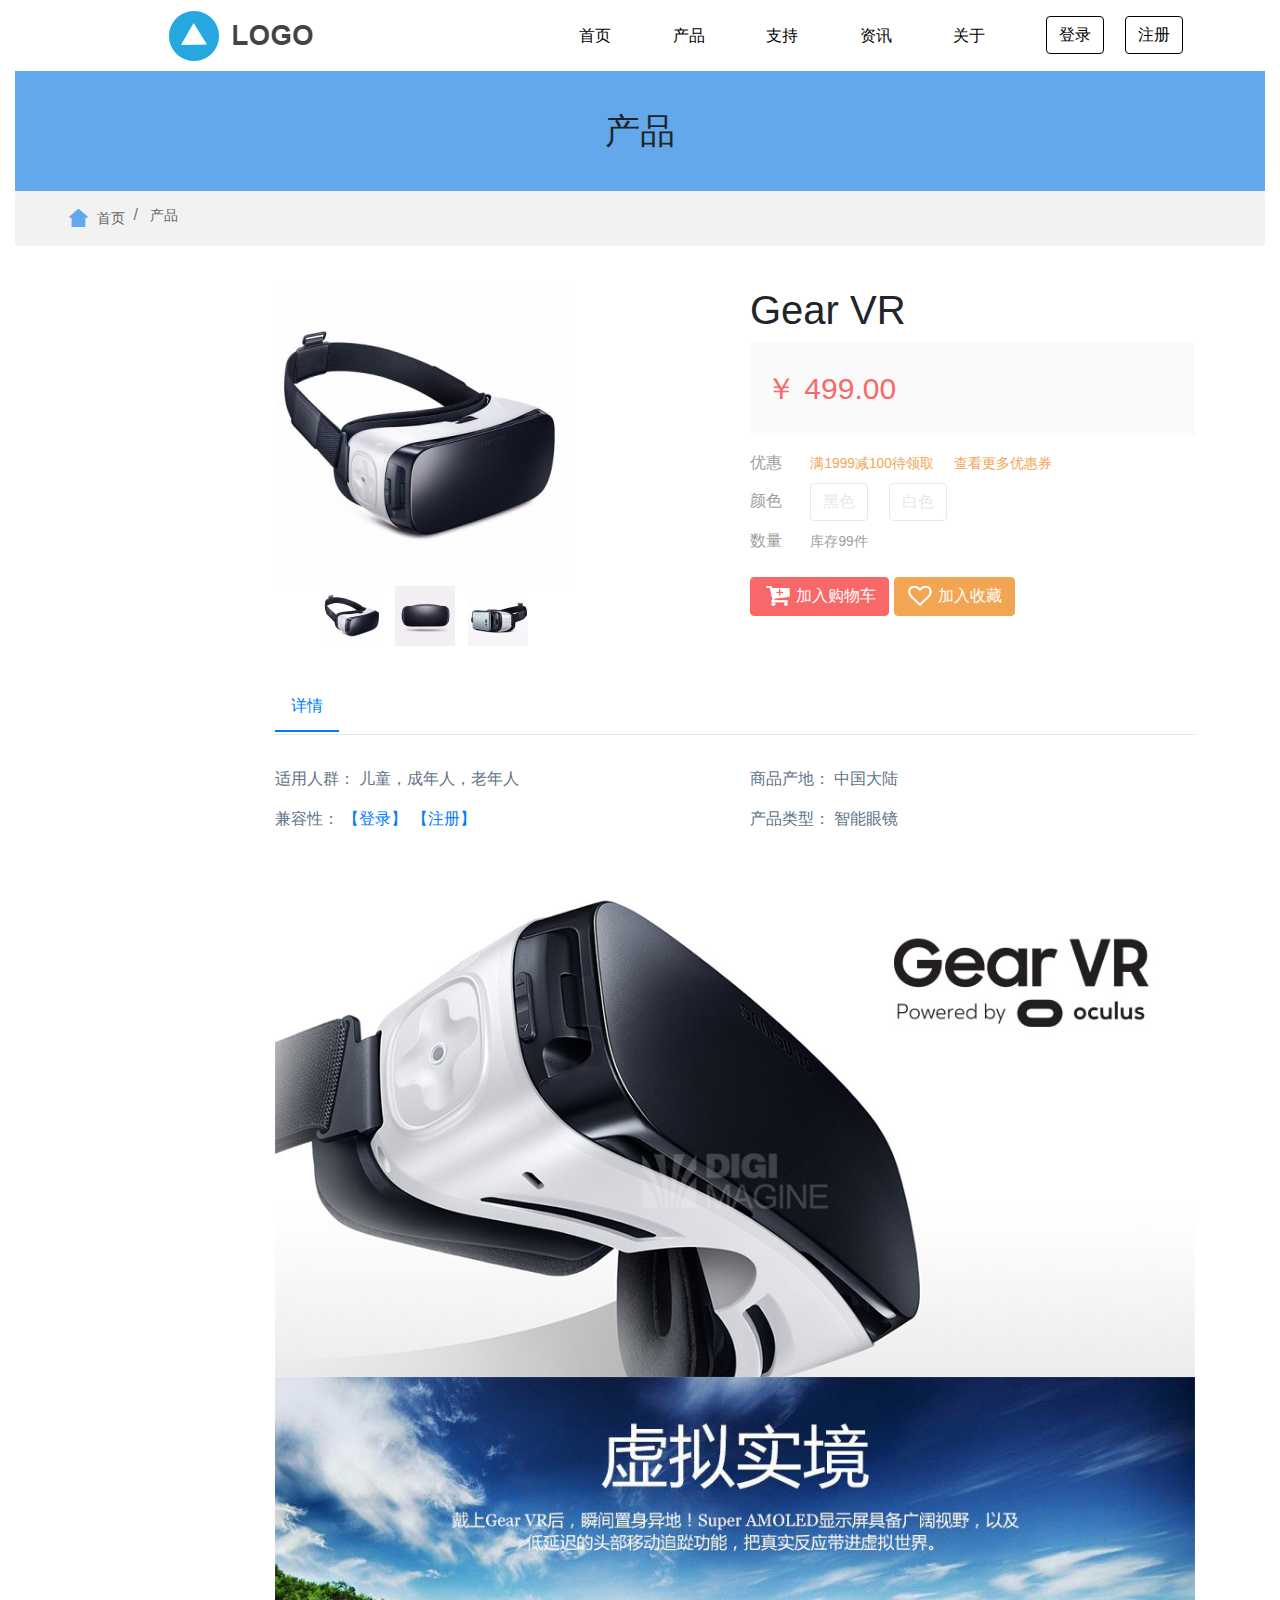
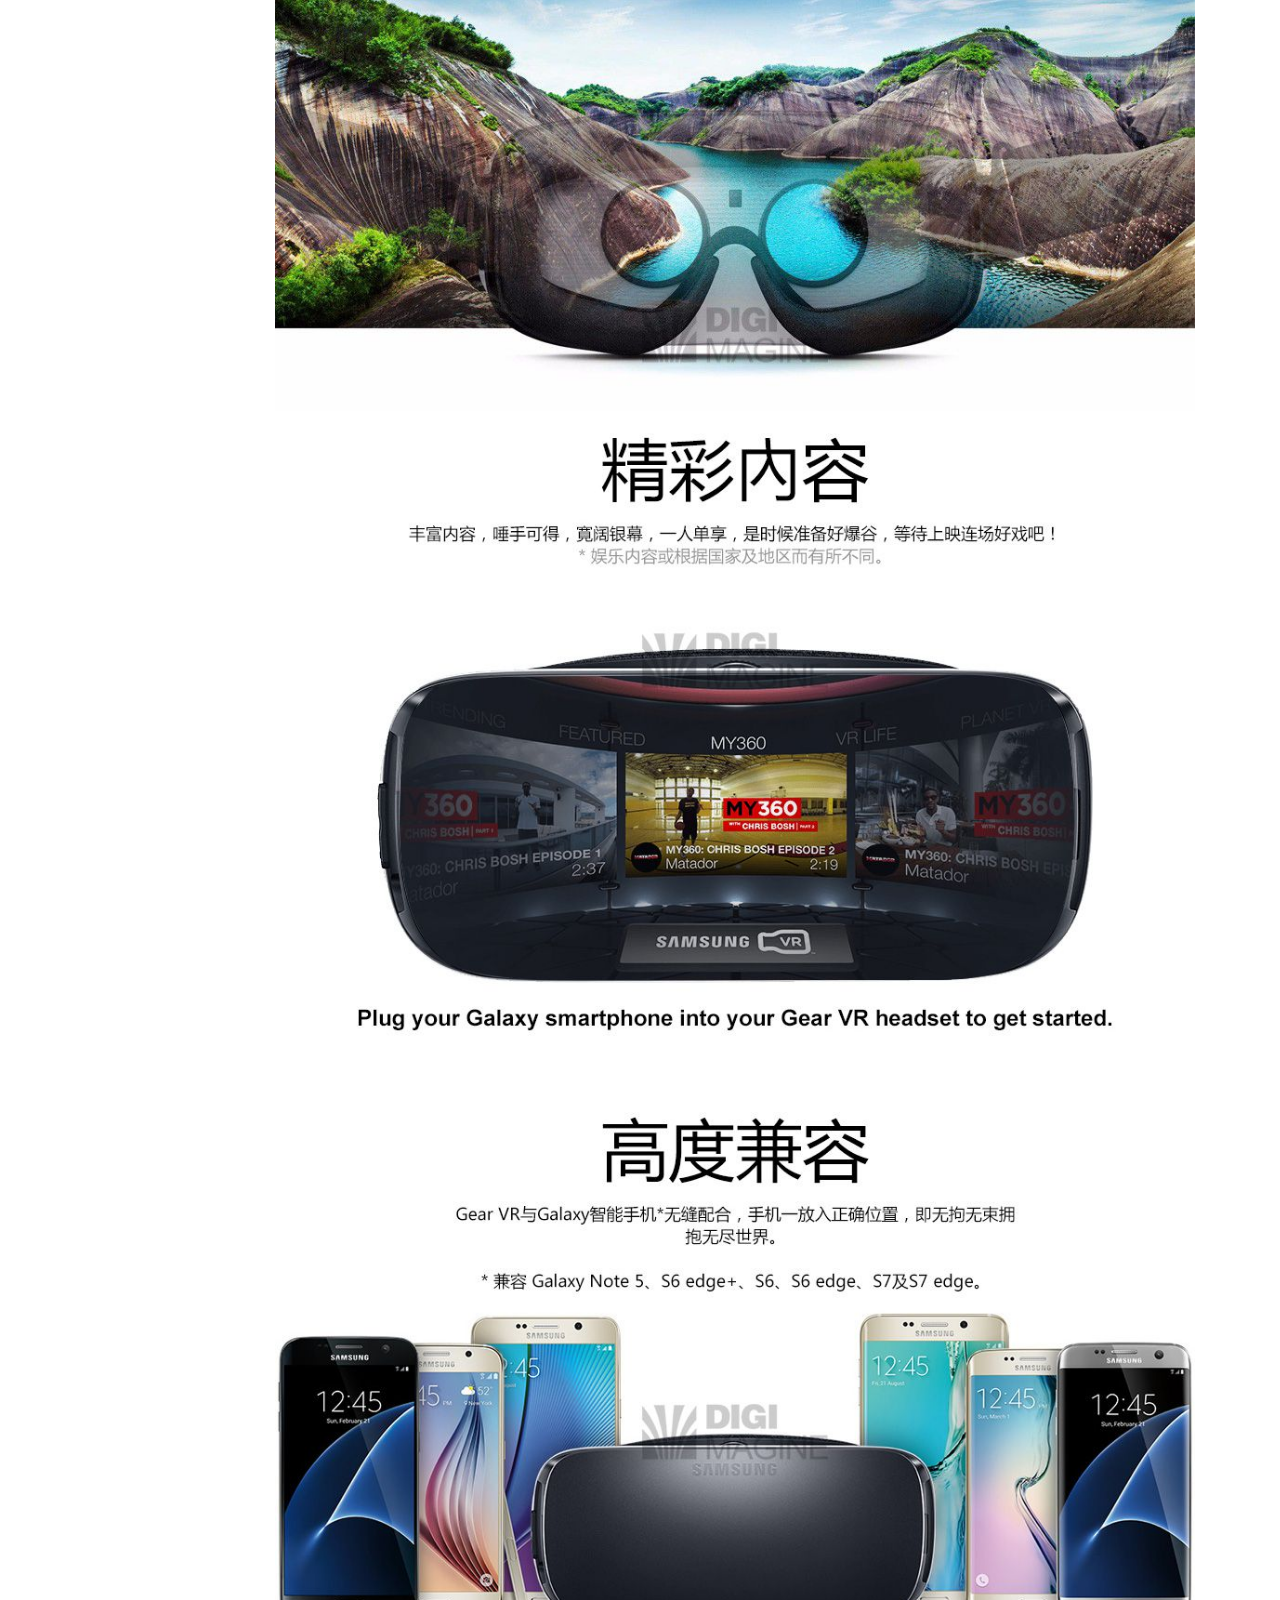
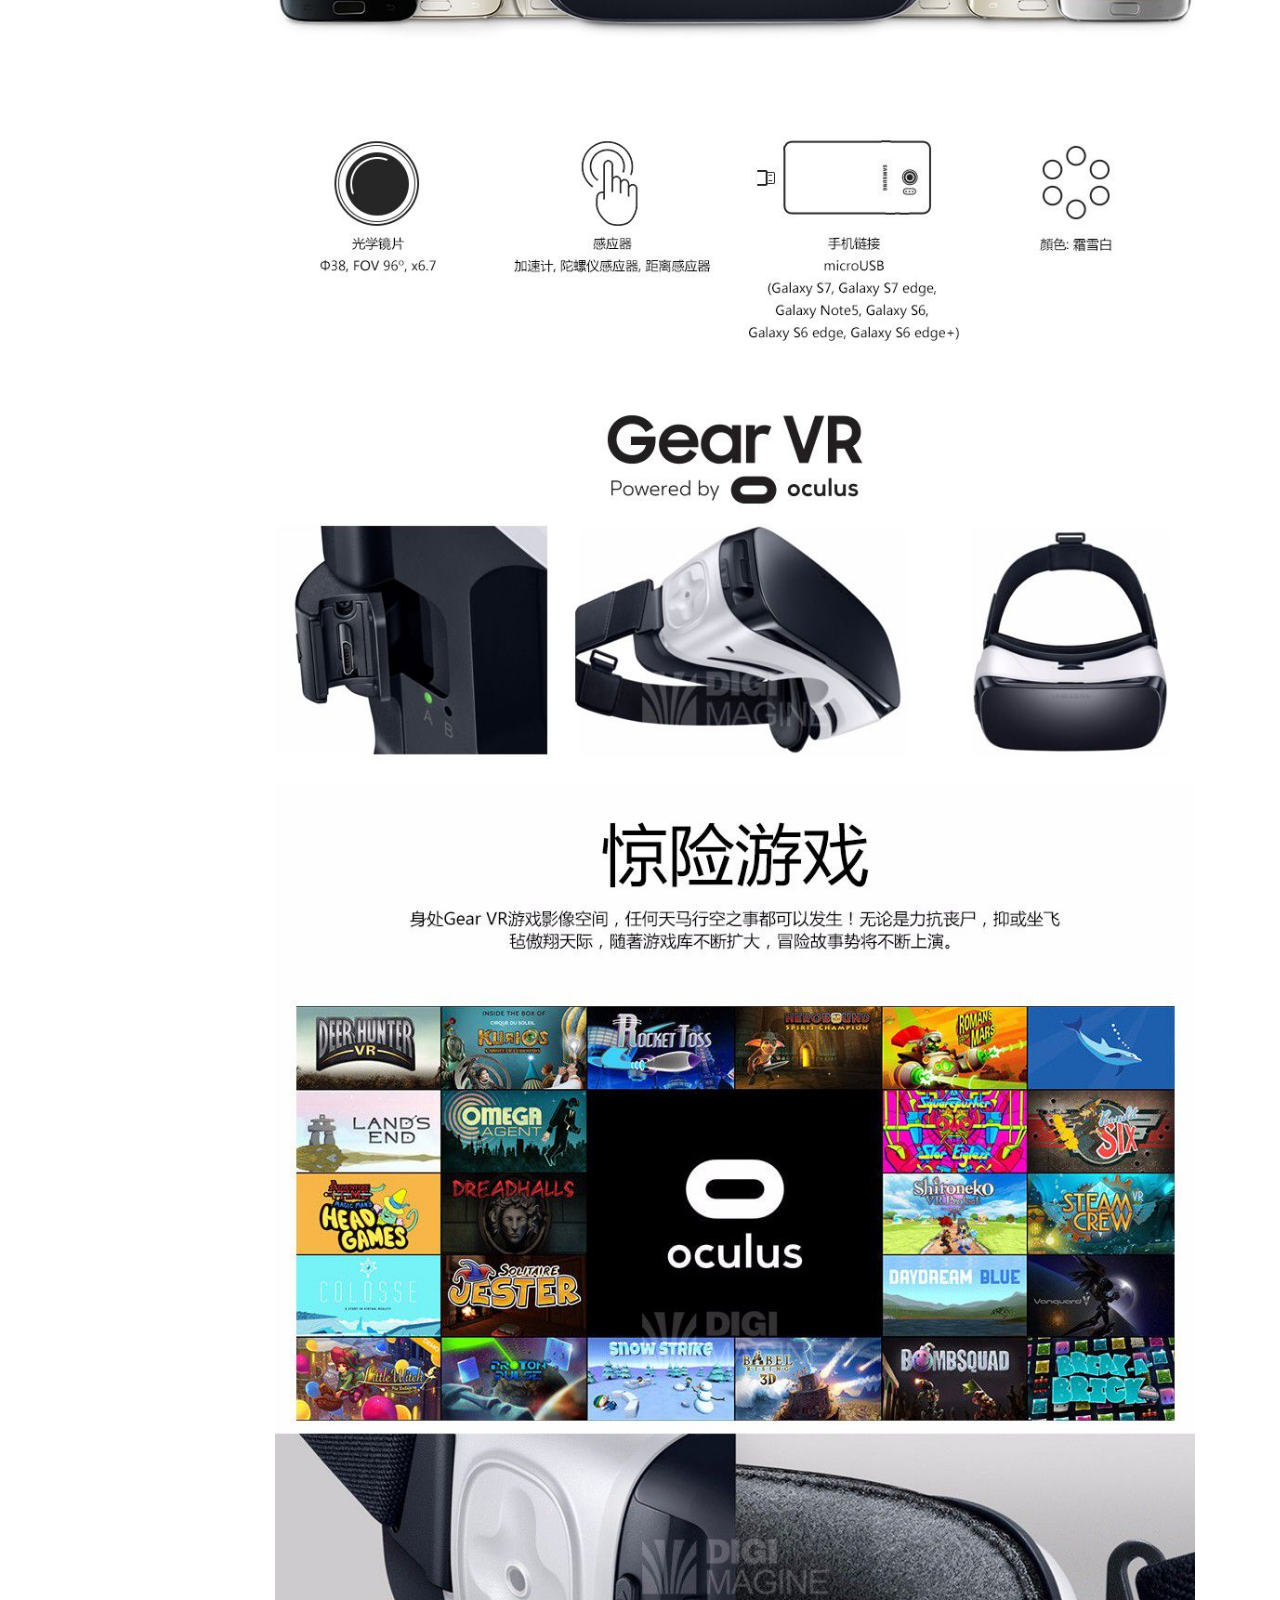
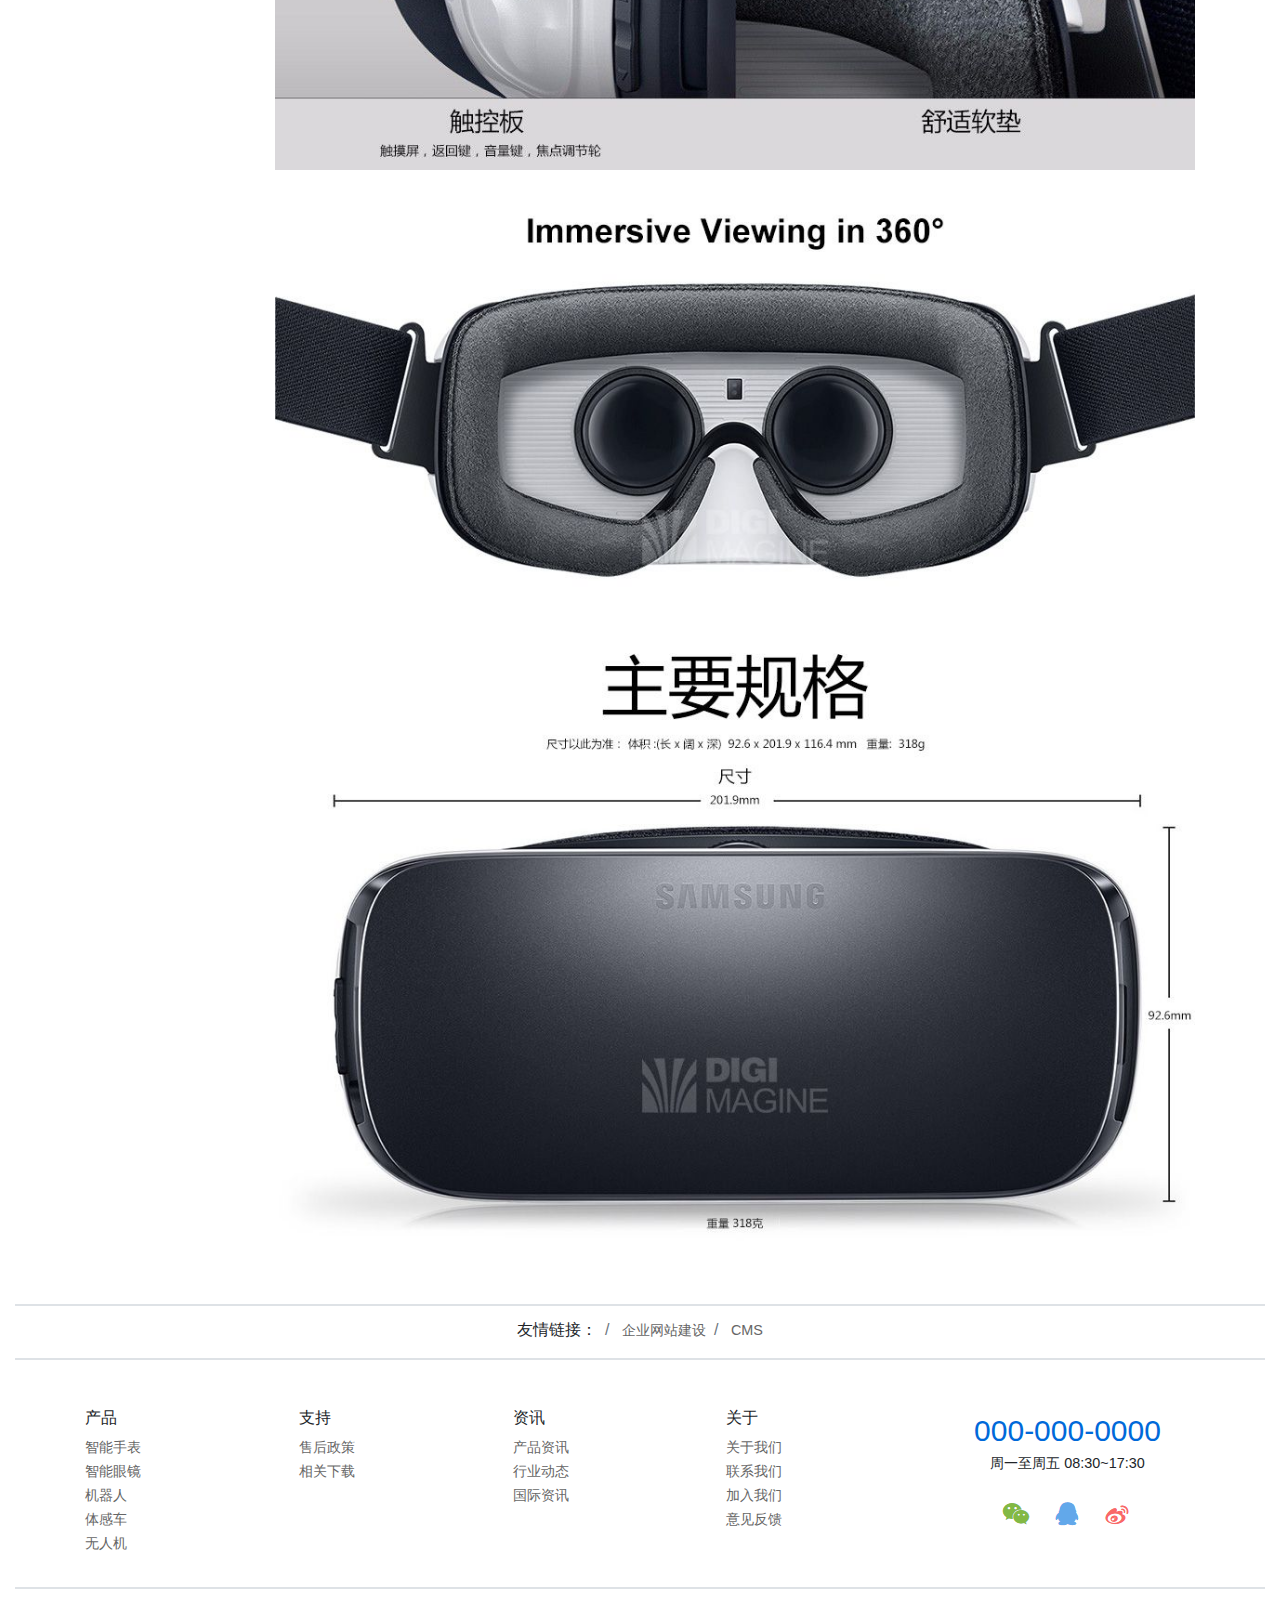
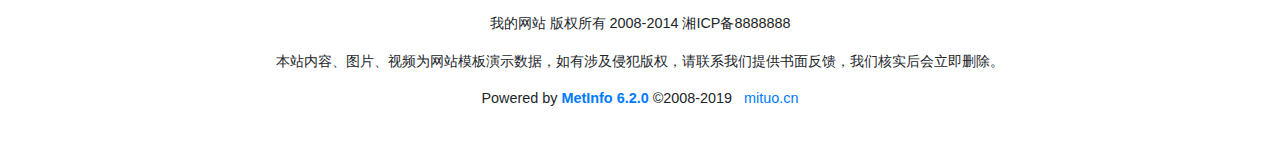
<file: pro/showproduct.html>
<!DOCTYPE html>
<html>
<head lang="en">
    <meta charset="UTF-8">
    <meta name="viewport"
          content="width=device-width,initial-scale=1"/>
    <title></title>
    <link rel="stylesheet" href="../css/bootstrap.css">
    <script src="../js/jquery.min.js"></script>
    <script src="../js/popper.min.js"></script>
    <script src="../js/bootstrap.min.js"></script>
    <link rel="stylesheet" href="css/comm.css"/>
    <link rel="stylesheet" href="css/showproduct.css"/>
</head>
<body>
    <header>
        <iframe src="header.html" frameborder="0" scrolling="no" class="my_header"></iframe>
    </header>
    <div class="container-fluid">
        <div class="my_style">
            <h1 class="my_style_center">产品</h1>
        </div>
        <ul class="breadcrumb pl-5">
            <li class="breadcrumb-item">
                <img src="../picture/999.png" alt=""/>
                <a href="index.html" class="my_text" target="_blank">首页</a>
            </li>
            <li class="breadcrumb-item">
                <a href="index.html" class="my_text" target="_blank">产品</a>
            </li>
        </ul>
        <div class="container pt-4 pb-5">
            <div class="row">
                <div class="col-2"></div>
                <div class="col-md-5 col-sm-12">
                    <div>
                        <img src="../picture/111.jpg" alt=""/>
                    </div>
                    <span>
                        <img class="pl-5 pr-2" src="../picture/11103.jpg" alt=""/>
                        <img class="pr-2" src="../picture/11101.jpg" alt=""/>
                        <img src="../picture/11102.jpg" alt=""/>
                    </span>
                </div>
                <div class="col-md-5 col-sm-12">
                    <h1>Gear VR</h1>
                    <div class="w-100 my_bgcolor">
                        <p class="my_size pt-4 pb-4 pl-3">￥ 499.00</p>
                    </div>
                    <div class="style_color">优惠
                        <a class="pl-4 my_style_a" href="login.html">满1999减100待领取</a>
                        <a class="pl-3 my_style_a" href="login.html">查看更多优惠券</a>
                    </div>
                    <div class="style_color pt-2">颜色
                        <span class="pl-4"><a class="btn btn-primary" href="#">黑色</a></span>
                        <span class="pl-3"><a class="btn btn-primary" href="#">白色</a></span>
                    </div>
                    <div class="style_color pt-2 pb-4">数量
                        <span class="style_color_p pl-4">库存99件</span>
                    </div>
                    <a class="btn btn-danger" href="#">
                        <img src="../picture/p11.png" alt=""/>
                        加入购物车
                    </a>
                    <a class="btn btn-dark" href="#">
                        <img src="../picture/p22.png" alt=""/>
                        加入收藏
                    </a>
                </div>
            </div>
            <div class="row pt-5">
                <div class="col-2"></div>
                <div class="col-md-10 col-sm-12">
                    <a class="my_btn_bottom pl-3 pr-3 pb-3" href="#">详情</a>
                    <hr/>
                    <div class="row pt-3 pb-4">
                        <div class="col-6">
                            <span class="my_text_color">适用人群： 儿童，成年人，老年人</span>
                            <div class="pt-3 my_text_color">兼容性：
                                <a class="my_none" href="login.html">【登录】</a>
                                <a class="my_none" href="reg.html">【注册】</a>
                            </div>
                        </div>
                        <div class="col-6">
                            <span class="my_text_color"> 商品产地： 中国大陆</span>
                            <div class="pt-3 my_text_color"> 产品类型： 智能眼镜</div>
                        </div>
                    </div>
                    <img class="w-100" src="../picture/sp1.jpg" alt=""/>
                    <img class="w-100" src="../picture/sp2.jpg" alt=""/>
                    <img class="w-100" src="../picture/sp3.jpg" alt=""/>
                    <img class="w-100" src="../picture/sp4.jpg" alt=""/>
                    <img class="w-100" src="../picture/sp5.jpg" alt=""/>
                    <img class="w-100" src="../picture/sp6.jpg" alt=""/>
                    <img class="w-100" src="../picture/sp7.jpg" alt=""/>
                </div>
            </div>
        </div>
    </div>
    <footer>
        <iframe src="footer.html" frameborder="0" scrolling="no" class="my_footer"></iframe>
    </footer>
</body>
</html>
</file>
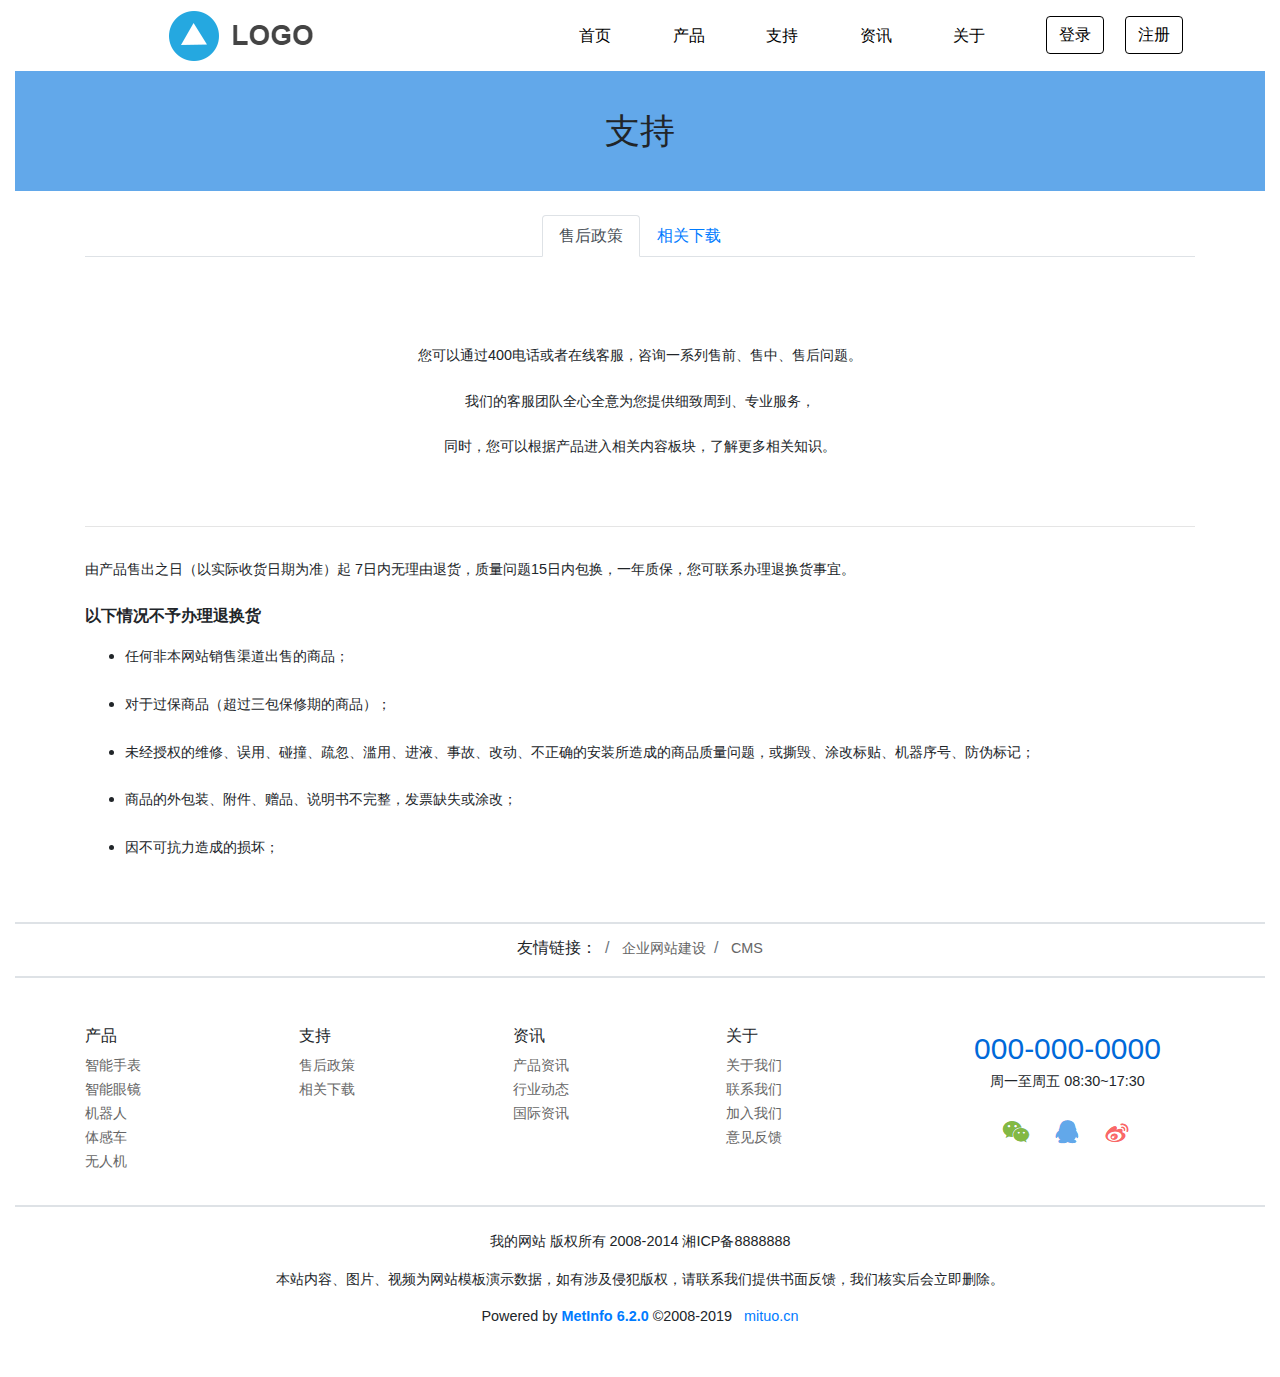
<file: pro/support.html>
<!DOCTYPE html>
<html>
<head lang="en">
    <meta charset="UTF-8">
    <meta name="viewport"
          content="width=device-width,initial-scale=1"/>
    <title></title>
    <link rel="stylesheet" href="../css/bootstrap.css">
    <script src="../js/jquery.min.js"></script>
    <script src="../js/popper.min.js"></script>
    <script src="../js/bootstrap.min.js"></script>
    <link rel="stylesheet" href="css/comm.css"/>
    <link rel="stylesheet" href="css/support.css"/>
</head>
<body>
<header>
    <iframe src="header.html" frameborder="0" scrolling="no" class="my_header"></iframe>
</header>
<div class="container-fluid">
    <div class="my_style">
        <h1 class="my_style_center">支持</h1>
    </div>
    <div class="container">
        <ul class="nav nav-tabs pt-4 justify-content-center">
            <li class="nav-item">
                <a href="#tab1" class="nav-link active" data-toggle="tab">售后政策</a>
            </li>
            <li class="nav-item">
                <a href="#tab2" class="nav-link" data-toggle="tab">相关下载</a>
            </li>
        </ul>
        <div class="tab-content pt-4">
            <div id="tab1" class="tab-pane active">
                <div class="row">
                    <div class="clearfix col-12">
                        <p class="pt-4">
                            <span><br></span>
                        </p>
                        <p class="my_text_p pb-2">
                            <span>您可以通过400电话或者在线客服，咨询一系列售前、售中、售后问题。</span>
                        </p>
                        <p class="my_text_p pb-2">
                            <span>我们的客服团队全心全意为您提供细致周到、专业服务，</span>
                        </p>
                        <p class="my_text_p pb-2">
                            <span>同时，您可以根据产品进入相关内容板块，了解更多相关知识。</span>
                        </p>
                        <p class="pb-1">
                            <span><br></span>
                        </p><hr>
                        <p class="pt-3 my_text_ui pb-2">
                            <span>由产品售出之日（以实际收货日期为准）起 7日内无理由退货，质量问题15日内包换，一年质保，您可联系办理退换货事宜。</span>
                        </p>
                        <p>
                            <span><strong>以下情况不予办理退换货</strong></span>
                        </p>
                        <ul class="pb-4">
                            <li>
                                <p class="my_text_ui pb-2"><span>任何非本网站销售渠道出售的商品；</span></p>
                            </li>
                            <li>
                                <p class="my_text_ui pb-2"><span>对于过保商品（超过三包保修期的商品）；</span></p>
                            </li>
                            <li>
                                <p class="my_text_ui pb-2"><span>未经授权的维修、误用、碰撞、疏忽、滥用、进液、事故、改动、不正确的安装所造成的商品质量问题，或撕毁、涂改标贴、机器序号、防伪标记；</span></p>
                            </li>
                            <li>
                                <p class="my_text_ui pb-2"><span>商品的外包装、附件、赠品、说明书不完整，发票缺失或涂改；</span></p>
                            </li>
                            <li>
                                <p class="my_text_ui pb-2"><span>因不可抗力造成的损坏；</span></p>
                            </li>
                        </ul>
                    </div>
                </div>
            </div>
            <div id="tab2" class="tab-pane">
                <div class="row">
                    <div class="col-md-9 col-sm-12 pt-5">
                        <ul class="list-group">
                            <li class="list-group-item">
                                <div class="media">
                                    <img style="width: 3rem;" class="mr-3 rounded" src="../picture/20190514203133.png"/>
                                    <div class="media-body pb-2">
                                        <a href="#" class="my_text">产品使用说明</a>
                                        <p class="my_text_int pt-1">117 kb 2019-03-05</p>
                                    </div>
                                    <div>
                                        <a href="#" class="btn btn-primary mr-3">立即下载</a>
                                    </div>
                                </div>
                            </li>
                            <li class="list-group-item">
                                <div class="media">
                                    <img style="width: 3rem;" class="mr-3 rounded" src="../picture/20190514203133.png"/>
                                    <div class="media-body pb-2">
                                        <a href="#" class="my_text">产品使用说明</a>
                                        <p class="my_text_int pt-1">117 kb 2019-03-05</p>
                                    </div>
                                    <div>
                                        <a href="#" class="btn btn-primary mr-3">立即下载</a>
                                    </div>
                                </div>
                            </li>
                            <li class="list-group-item">
                                <div class="media">
                                    <img style="width: 3rem;" class="mr-3 rounded" src="../picture/20190514203133.png"/>
                                    <div class="media-body pb-2">
                                        <a href="#" class="my_text">产品使用说明</a>
                                        <p class="my_text_int pt-1">117 kb 2019-03-05</p>
                                    </div>
                                    <div>
                                        <a href="#" class="btn btn-primary mr-3">立即下载</a>
                                    </div>
                                </div>
                            </li>
                        </ul>
                        <ul class="pagination pt-3 pb-5 justify-content-center">
                            <li class="page-item disabled">
                                <a class="page-link" href="#">上一页</a>
                            </li>
                            <li class="page-item  active">
                                <a class="page-link" href="#">1</a>
                            </li>
                            <li class="page-item disabled">
                                <a class="page-link" href="#">下一页</a>
                            </li>
                        </ul>
                    </div>
                    <div class="col-md-3 col-sm-12 pt-4">

                    </div>
                </div>
            </div>
        </div>
    </div>
</div>
<footer>
    <iframe src="footer.html" frameborder="0" scrolling="no" class="my_footer"></iframe>
</footer>
</body>
</html>
</file>
<file: pro/css/index.css>
.my_bg_color{
    background-color: #f8f8f8;
}

.my_text_center{
    text-align: center;
}
.my_text_center_cl{
    text-align: center;
    color:#666;
}

.my_text{
    color:#666;
    font-size: 1.2rem;
}
.my_text:hover{
    color:#62a8ea;
    text-decoration: none;
}

.my_bg_cl{
    background-color: #fff;
}

.my_text_center_size{
    color: #666;
    font-size: 1rem;
}

.nav-link{
    color: #5e7387;
}
.nav-pills .nav-link{
    border-radius: 0;
}
.nav-pills .nav-link.active,
.nav-pills .show > .nav-link{
    background-color: #62a8ea;
}

.style_size{
    font-size: 1.286rem;
    color: #2a333c;
    text-align: center;
}
.style_size:hover{
    text-decoration: none;
}
.style_int{
    font-size: 1.286rem;
    color: #f96868;
    text-align: center;
}

.list-group-item{
    border: 0;
    background-color: #f8f8f8;
}

.my_font{
    font-size: 1.05rem;
    color: #2a333c;
}
.my_font:hover{
    text-decoration: none;
}
.my_size{
    overflow-x: hidden;
    color: #5e7387;
    font-size: 12px;
}
.my_fontsize{
    font-size: 10px;
    color: #5e7387;
}

.btn-primary {
    color: #2a333c;
    background-color: #fff;
    border-color: #2a333c;
}
.btn-primary:hover {
    color: #fff;
    background-color: #62a8ea;
    border-color: #62a8ea;
}
.my_a{
    text-align: center;
}

/* �ֲ�ͼ */
.carousel-indicators li{
    width:10px;height:10px;
    background-color: #666;
    border-radius: 50%;
    margin: 10px;
}
.carousel-indicators li.active{
    background-color:#000;
}

.carousel-control-prev,
.carousel-control-next {
    width:4%;height:20%;
    top:40%;background-color: rgba(0,0,0,0.3);
    border-radius: 4px;
}

.logo-carousel{
    position: relative;
}

.logo-carousel-h{
    position: fixed;
    z-index: 100;
    left: 10%;
    animation: mypngone 2s forwards;
}
@keyframes mypngone {
    0%{top:10%}
    100%{top:35%}
}
@media screen and (min-width: 992px){
    .logo-carousel-h{
        font-size: 30px;
    }
}
@media screen and (min-width: 593px) and (max-width: 991px){
    .logo-carousel-h{
        font-size: 20px;
    }
}
@media screen and (max-width: 592px){
    .logo-carousel-h{
        font-size: 10px;
    }
}

.logo-carousel-p{
    position: absolute;
    z-index: 100;
    left: 10%;
    animation: mypngtwo 2s forwards;
}
@keyframes mypngtwo {
    0%{bottom:10%}
    100%{bottom:35%}
}
@media screen and (min-width: 992px){
    .logo-carousel-p{
        font-size: 36px;
    }
}
@media screen and (min-width: 593px) and (max-width: 991px){
    .logo-carousel-p{
        font-size: 26px;
    }
}
@media screen and (max-width: 592px){
    .logo-carousel-p{
        font-size: 14px;
    }
}
</file>
<file: pro/css/comm.css>
.my_header,.my_footer{width:100%;}
/*��дý���ѯ������iframe�ĸ߶�*/
@media screen and (min-width: 992px){
    .my_header{height:4rem;}
    .my_footer{height:28rem;}
}
@media screen and (min-width: 593px) and (max-width: 991px){
    .my_header{height:4rem;}
    .my_footer{height:36rem;}
}
@media screen and (max-width: 592px){
    .my_header{height:10rem;}
    .my_pt{padding-top: 10px!important;}
    .my_btn{margin-top: 0!important;text-align: center;}
    .my_footer{height:38rem;}
}

.border-bottom{
    border-width:2px !important;
}

.my_style{
    height: 120px;
    background-color: #62a8ea;
}
.my_style_center{
    text-align: center;
    line-height: 120px;
    font-size: 35px;
}
</file>
<file: pro/css/footer.css>
body{
    background-color:#fff;
    margin:0;padding:0;
}

.my_mianbao{
    margin: 0 auto;
    padding: 10px 0 0 0;
}

.breadcrumb{
    background-color: #fff;
}

.my_text{
    color:#666;
    font-size: 0.9rem;
}
.my_text:hover{
    color:#62a8ea;
    text-decoration: none;
}

.my_uli{
    margin: 0 auto;
}

.my_text_center{
    text-align: center;
}

.my_font_size{
    font-size: 30px;
    color: #0069d9;
}
.my_font_size:hover{
    color:#62a8ea;
    text-decoration: none;
}

.my_text_p{
    font-size: 0.9rem;
}

.text-xs-center{
    text-align: center;
}

.my_text_a:hover{
    text-decoration: none;
}
</file>
<file: pro/css/information.css>
.my_backcolor{
    background-color: #f8f8f8;
}

.my_font{
    font-size: 1.05rem;
    color: #2a333c;
}
.my_font:hover{
    text-decoration: none;
}
.my_size{
    overflow-x: hidden;
    color: #5e7387;
    font-size: 12px;
}
.my_fontsize{
    font-size: 10px;
    color: #5e7387;
}
.list-group-item{
    border: 0;
}
.media{
    border-bottom: 1px solid #ddd;
}
</file>
<file: pro/css/login.css>
body{
    background-color:#efefef;
}

.my_kuangjia{
    width: 500px;
    margin: 0 auto;
    border-radius: 5px;
    background-color: #fff;
}
.my_center{
    text-align: center;
}
.my_input{
    width:100%;height:50px;
    border:1px solid #ddd;outline:0;
    padding-left:15px;
}
.btn_bottom{
    color: #a3afb7;
}
.btn-primary{
    height: 50px;
}
.btn-primary:hover{
    color: #fff;
    border-color: #57c7d4;
    background-color: #57c7d4;
}
.my_height{
    font-size: 1.286rem;
}
.my_aaa:hover{
    text-decoration: none;
}
</file>
<file: pro/css/product.css>
.my_backcolor{
    /*background-color: #f8f8f8;*/
}

.style_size{
    font-size: 1.286rem;
    color: #2a333c;
    text-align: center;
}
.style_size:hover{
    text-decoration: none;
}
.style_int{
    font-size: 1.286rem;
    color: #f96868;
    text-align: center;
}
</file>
<file: pro/css/reg.css>
body{
    background-color:#efefef;
}

.my_kuangjia{
    margin: 0 auto;
    width: 400px;
    background-color: #fff;
    border-radius: 5px;
}

.my_input{
    width:100%;height:50px;
    border:1px solid #ddd;outline:0;
    padding-left:15px;
}

.my_aaa:hover{
    text-decoration: none;
}
.btn-primary{
    height: 50px;
}
.btn-primary:hover{
    color: #fff;
    border-color: #57c7d4;
    background-color: #57c7d4;
}
.my_height{
    font-size: 1.286rem;
}
</file>
<file: pro/css/regard.css>
.my_size{
    font-size: 14px;
    color: #2a333c;
}
.my_fontsize{
    font-size: 10px;
    color: #5e7387;
}

.btn-primary {
    color: #62a8ea;
    background-color: #fff;
    border-color: #62a8ea;
}
.btn-primary:hover {
    color: #fff;
    background-color: #62a8ea;
    border-color: #62a8ea;
}

.my_ul{
    list-style: decimal-leading-zero;
}

.my_center{
    text-align: center;
}
</file>
<file: pro/css/shownews.css>
.my_fontsize{
    font-size: 16px;
    color: #5e7387;
}

.style_size{
    font-size: 14px;
    color: rgb(34, 34, 34);
}
</file>
<file: pro/css/showproduct.css>
.breadcrumb{
    background-color: #f2f2f2;
}
.my_text{
    color:#666;
    font-size: 0.9rem;
}
.my_text:hover{
    color:#62a8ea;
    text-decoration: none;
}

.my_bgcolor{
    background-color: #fafafa;
}
.my_size{
    font-size: 30px;
    color: #f96868 ;
}

.style_color{
    color:#9e9e9e;
}

.my_style_a{
    color:#f2a654;
    font-size: .858rem;
}
.my_style_a:hover{
    text-decoration: none;
    color: #000;
}

.btn-primary {
    color: #e4eaec;
    background-color: #fff;
    border-color: #e4eaec;
}
.btn-primary:hover {
    color: #f2a654;
    background-color: #fff;
    border-color: #f2a654;
}

.style_color_p{
    color:#9e9e9e;
    font-size: .858rem;
}

.btn-danger{
    color: #fff;
    border-color: #f96868;
    background-color: #f96868;
}
.btn-danger:hover{
    color: #fff;
    border-color: #f96868;
    background-color: #f96868;
}
.btn-dark{
    color: #fff;
    border-color: #f2a654;
    background-color: #f2a654;
}
.btn-dark:hover{
    color: #fff;
    border-color: #f2a654;
    background-color: #f2a654;
}

.my_btn_bottom{
    border-bottom: 2px solid #007bff;
}
.my_btn_bottom:hover, .my_none:hover{
    text-decoration: none;
}
.my_text_color{
    color: #5e7387;
}
</file>
<file: pro/css/support.css>
.my_daohang{
    margin: 0 auto;
}

.my_text{
    color: #2a333c;
    font-size: 1.1rem;
}
.my_text:focus{
    color:#62a8ea;
    text-decoration: none;
}
.my_text:hover{
    color:#62a8ea;
    text-decoration: none;
}

.my_mianbao{
    margin: 0 auto;
    padding: 10px 0 0 0;
}

.breadcrumb{
    background-color: #fff;
}

.my_text_p{
    text-align: center;
    font-size: 0.9rem;
}
.my_text_ui{
    font-size: 0.9rem;
}

.my_text_int{
    color: #76838f;
    font-size: 14px;
}
.list-group-item{
    border: 0;
}
.media{
    border-bottom: 1px solid #ddd;
}

.btn-primary {
    color: #62a8ea;
    background-color: #fff;
    border-color: #007bff;
    border-radius: 0;
}

.btn-primary:hover {
    color: #fff;
    background-color: #62a8ea;
    border-color: #62a8ea;
}

.form-control:focus {
    color: #76838f;
    background-color: #fff;
    border-color: #62a8ea;
    outline: 0;
    box-shadow: 0 0 0 0.1rem rgba(0, 123, 255, 0.25);
}
</file>
